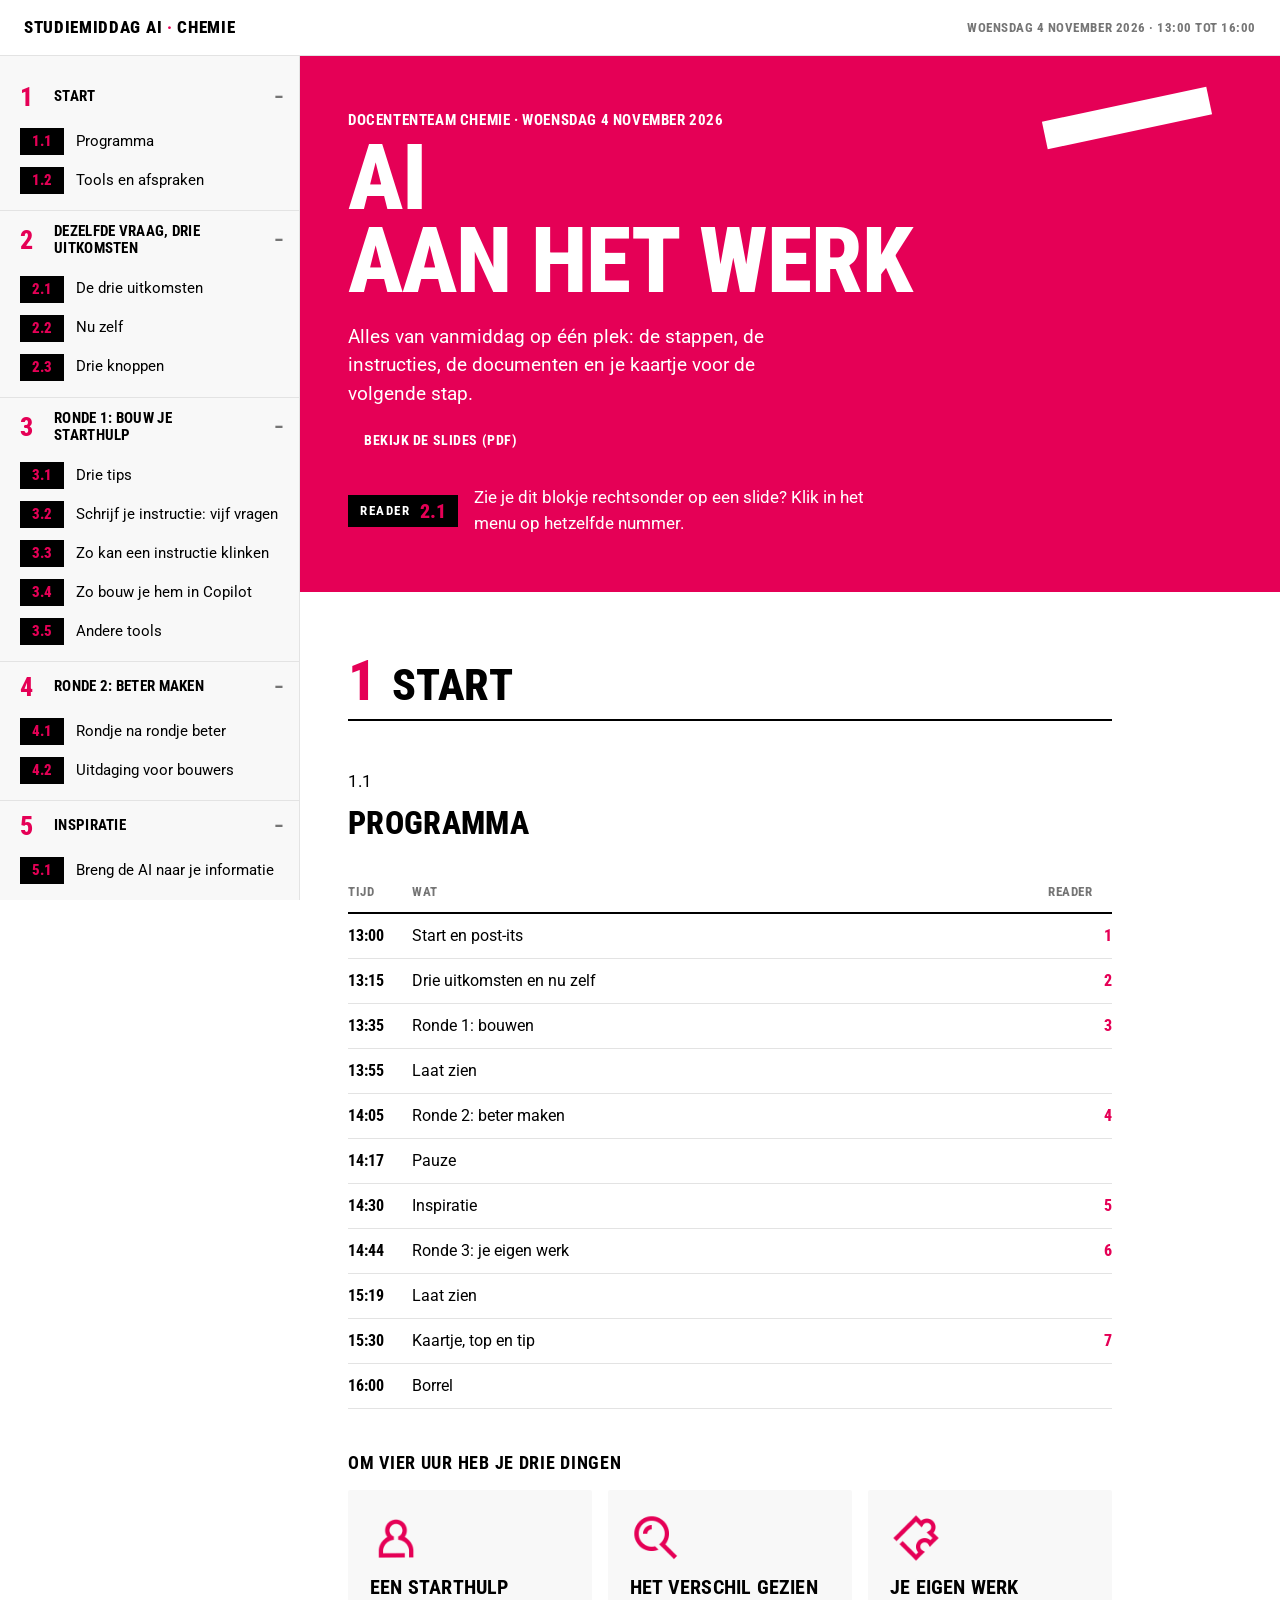
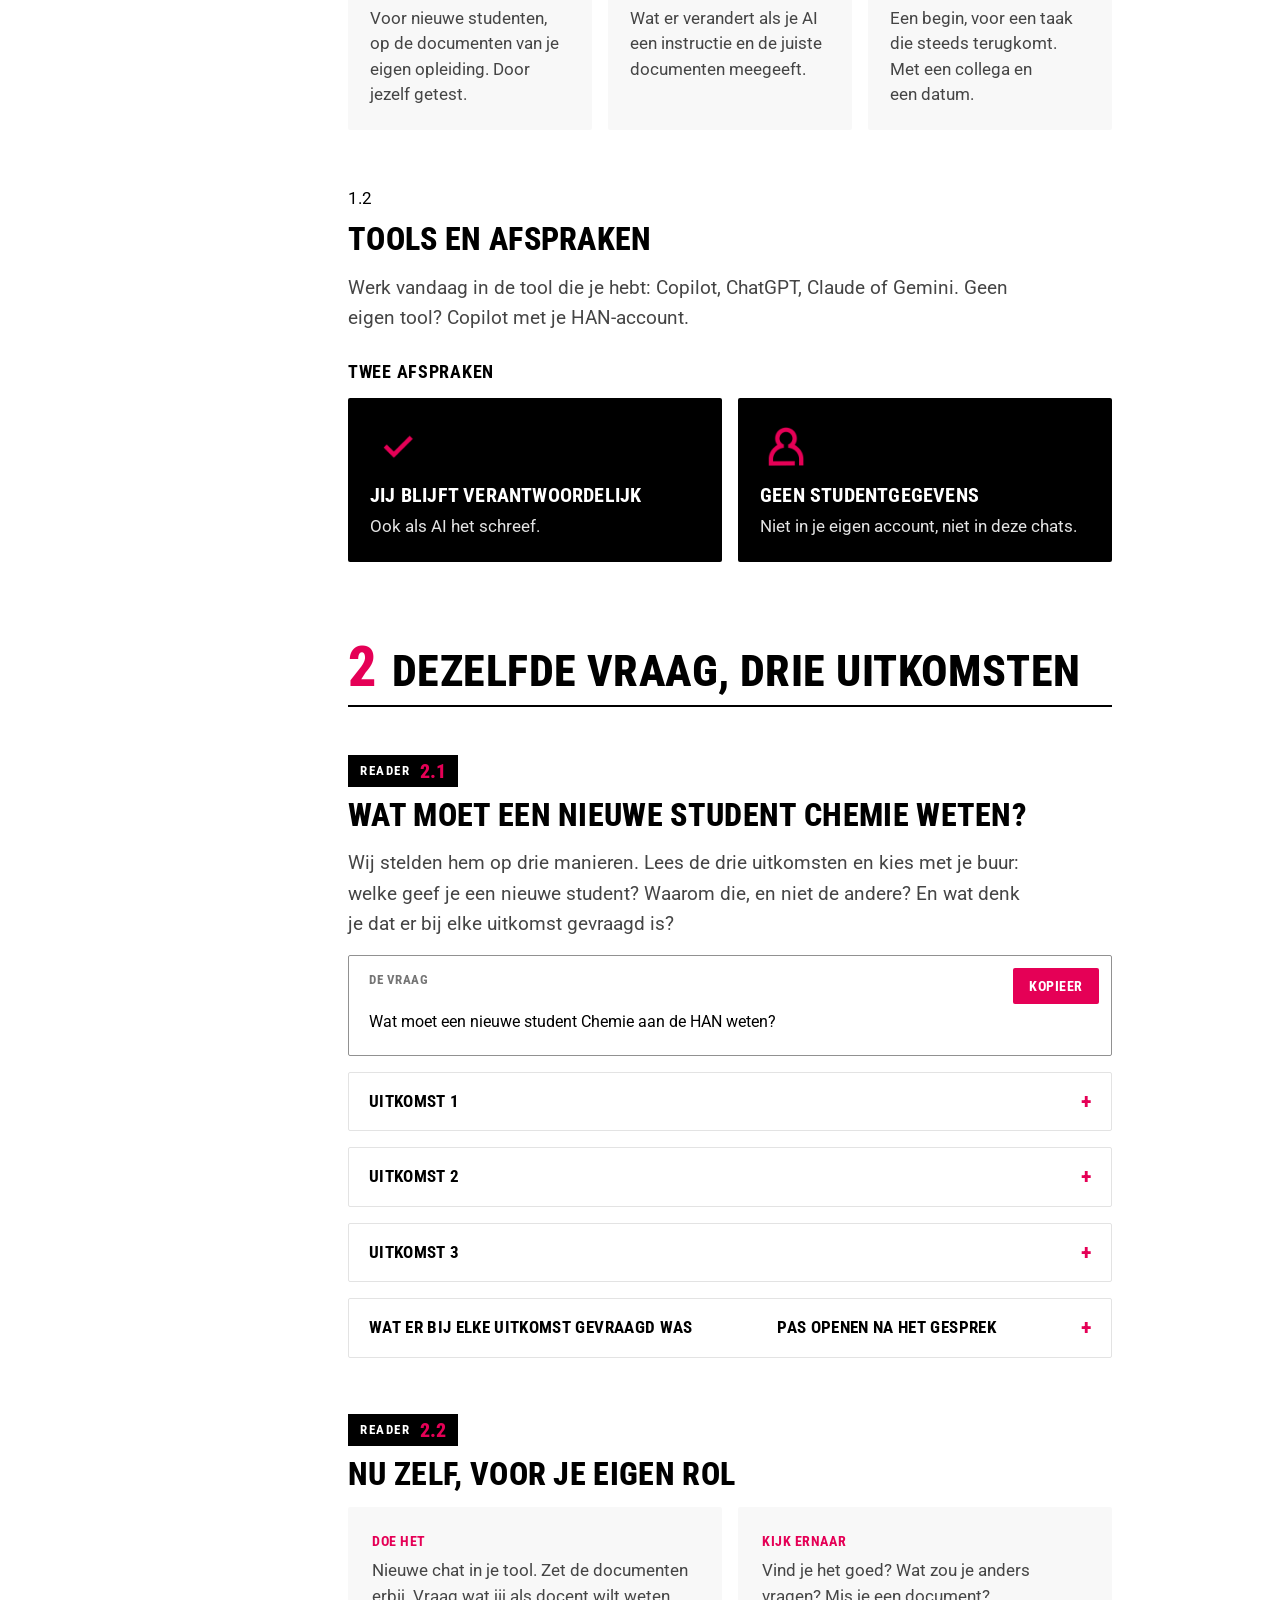
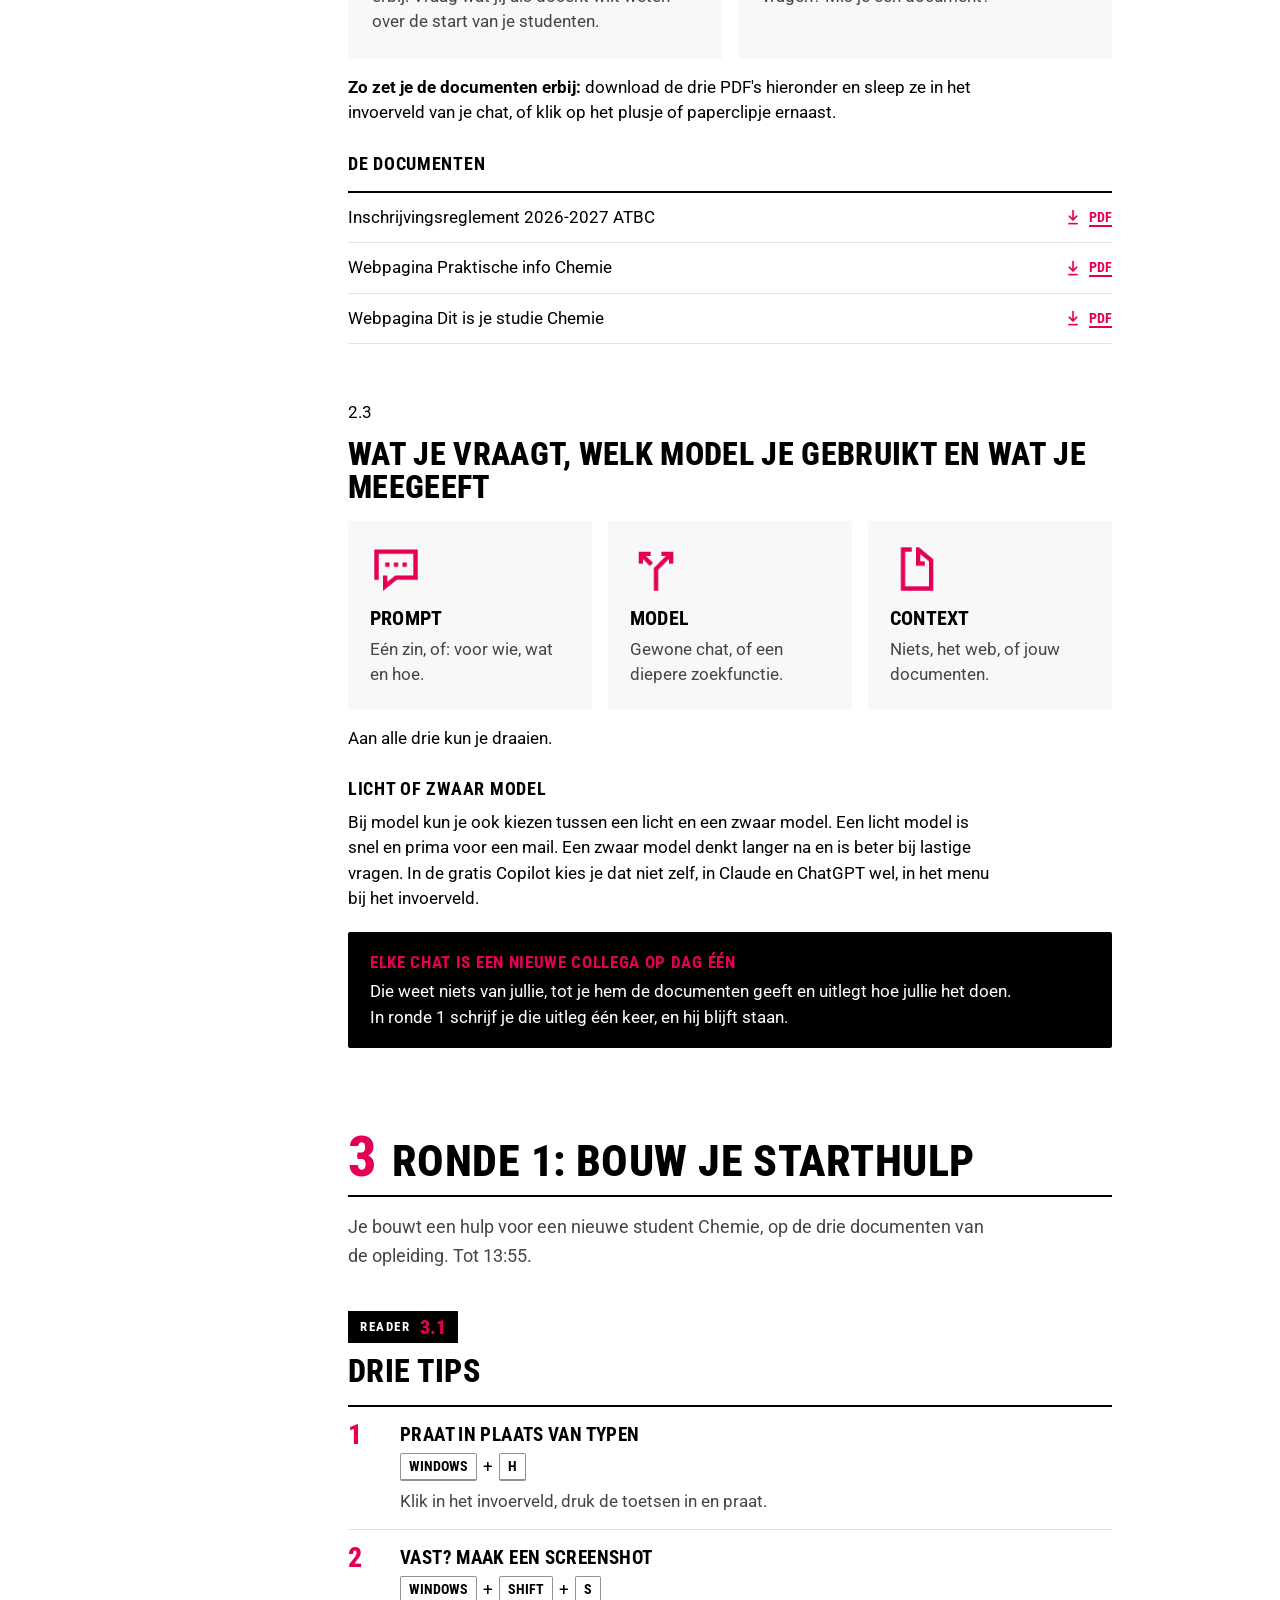
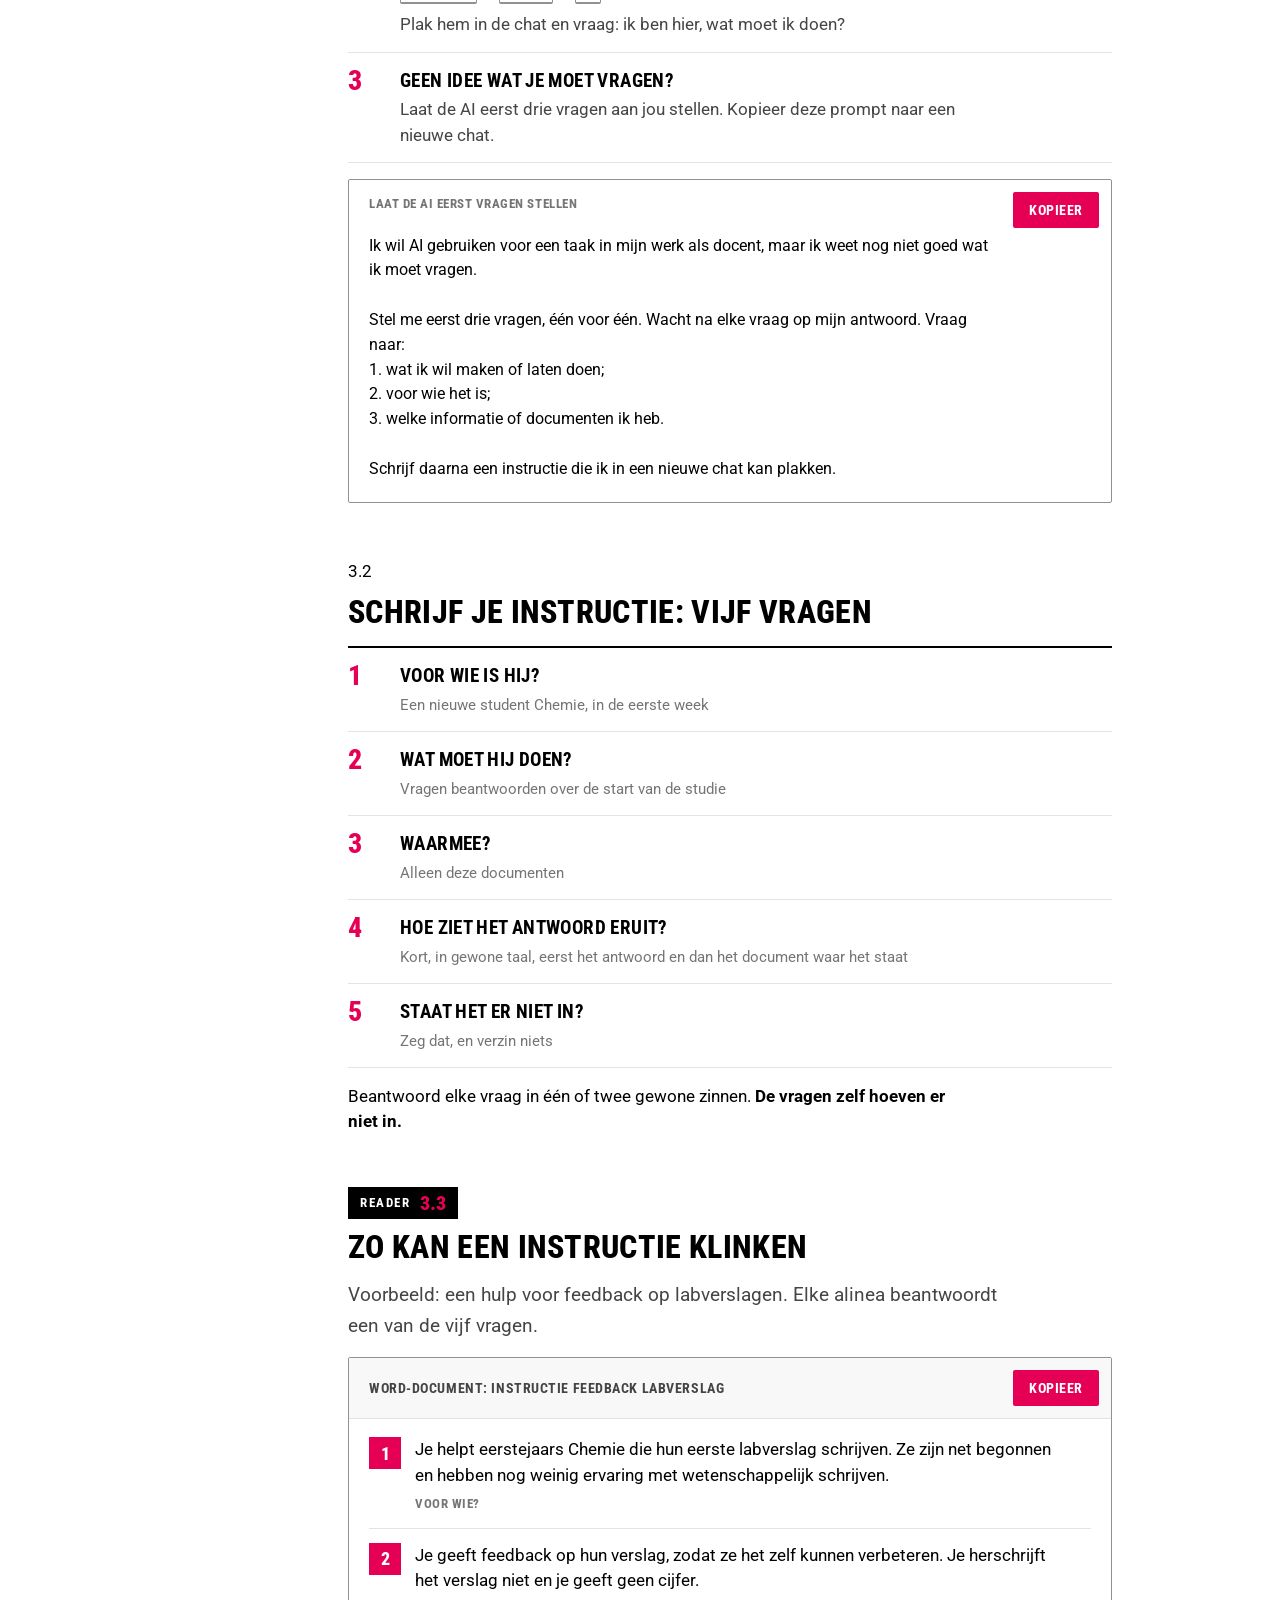
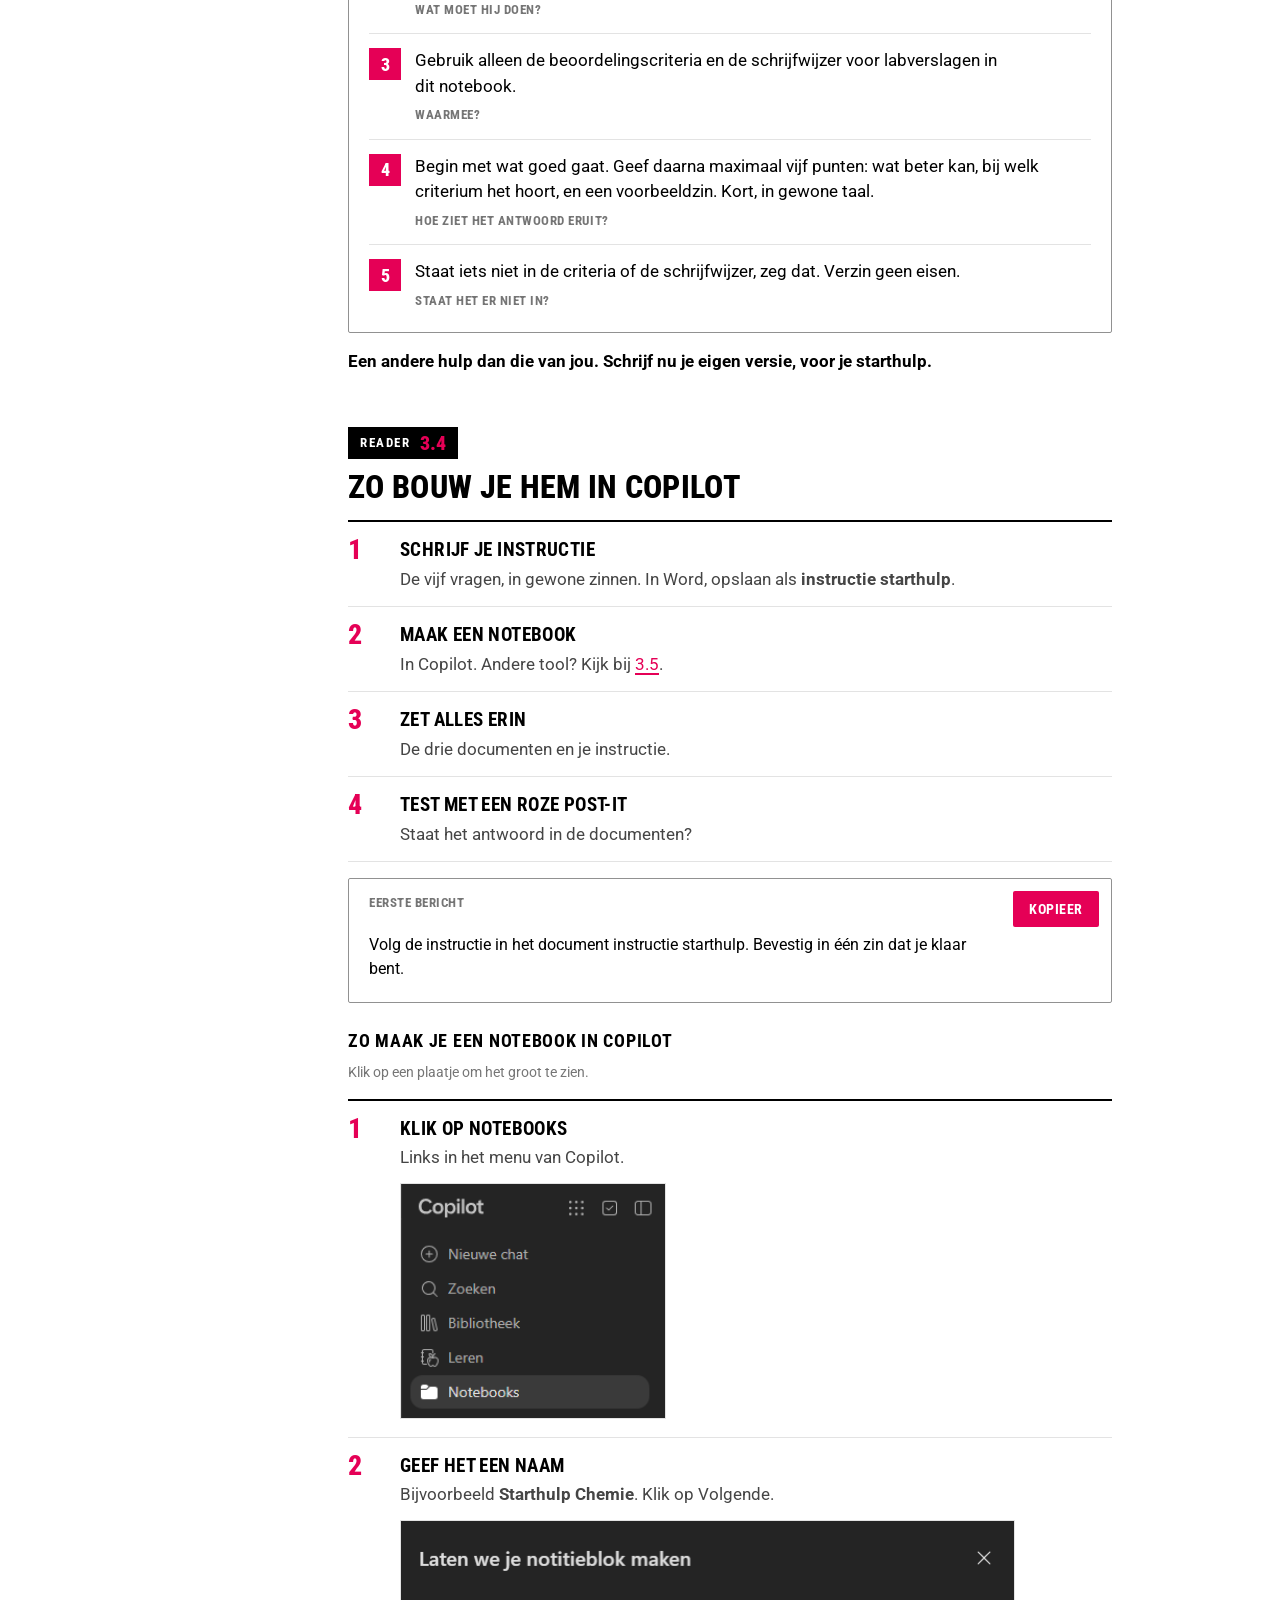
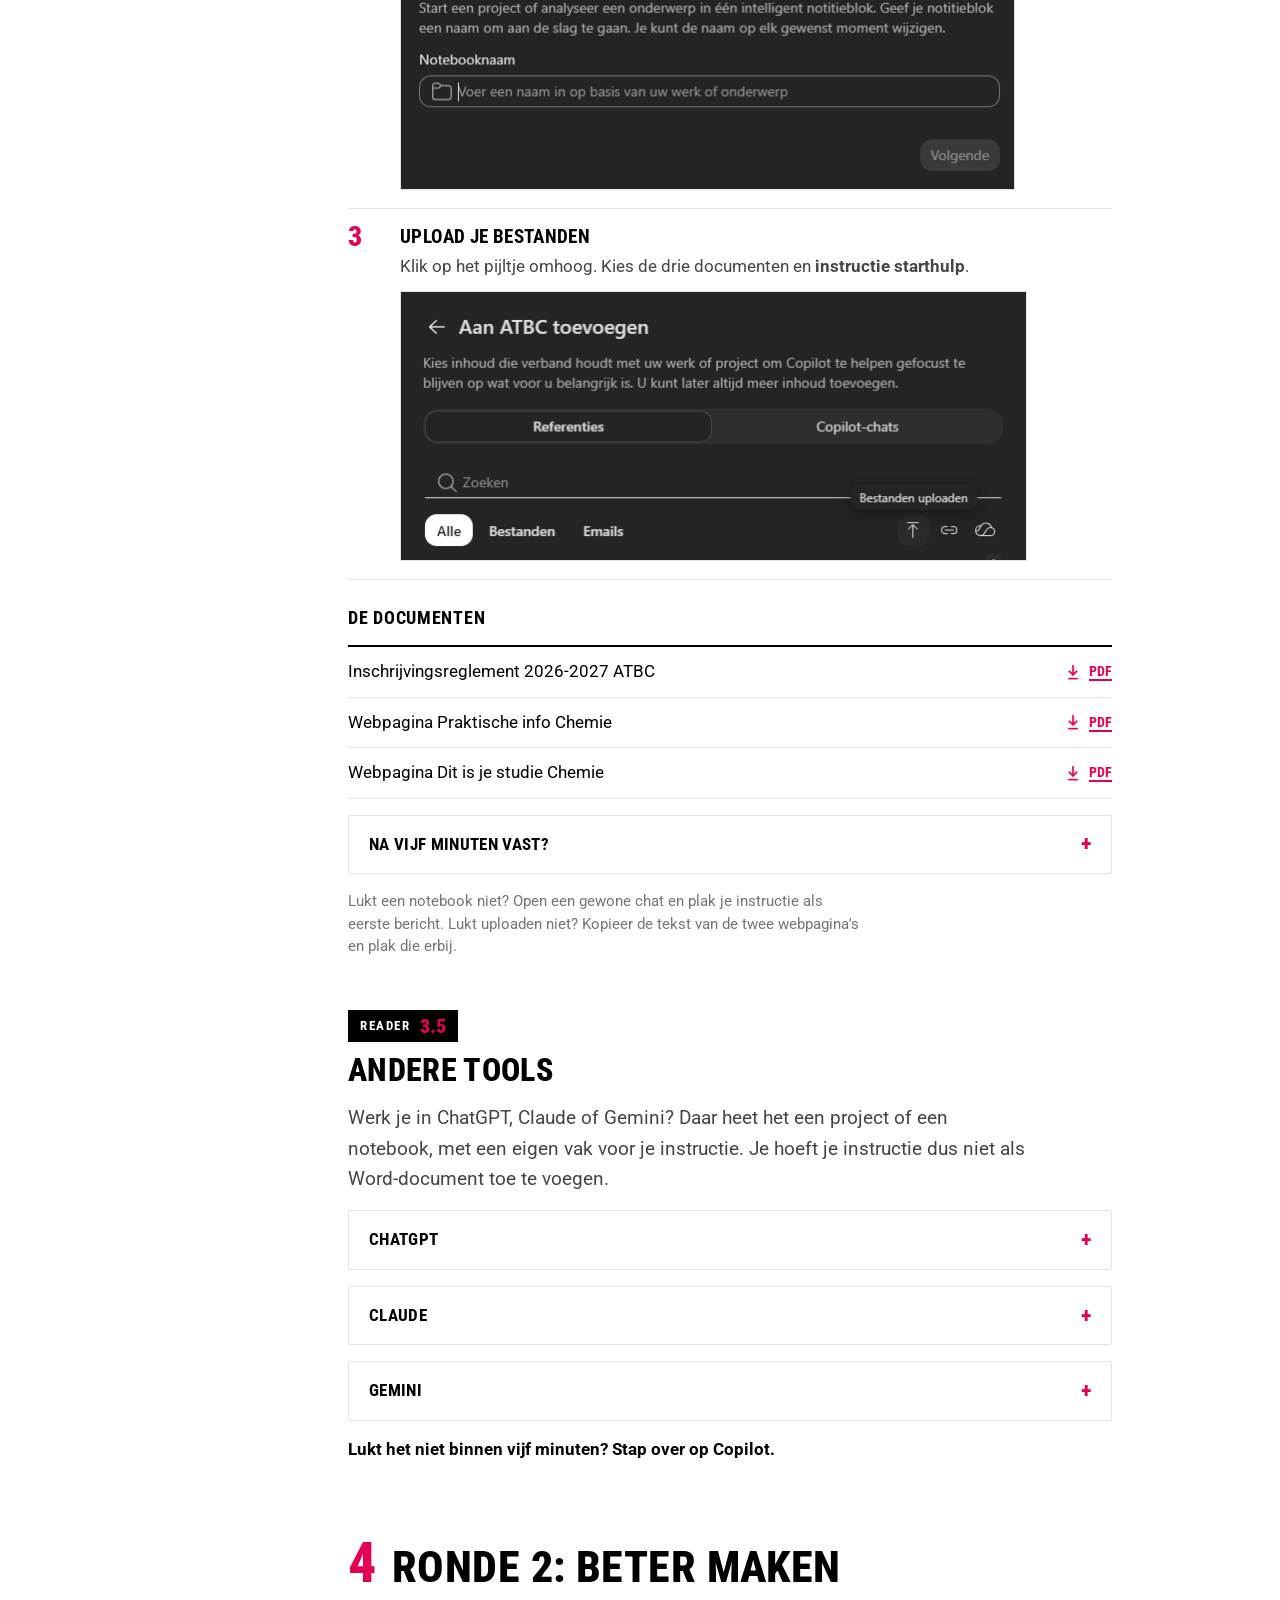
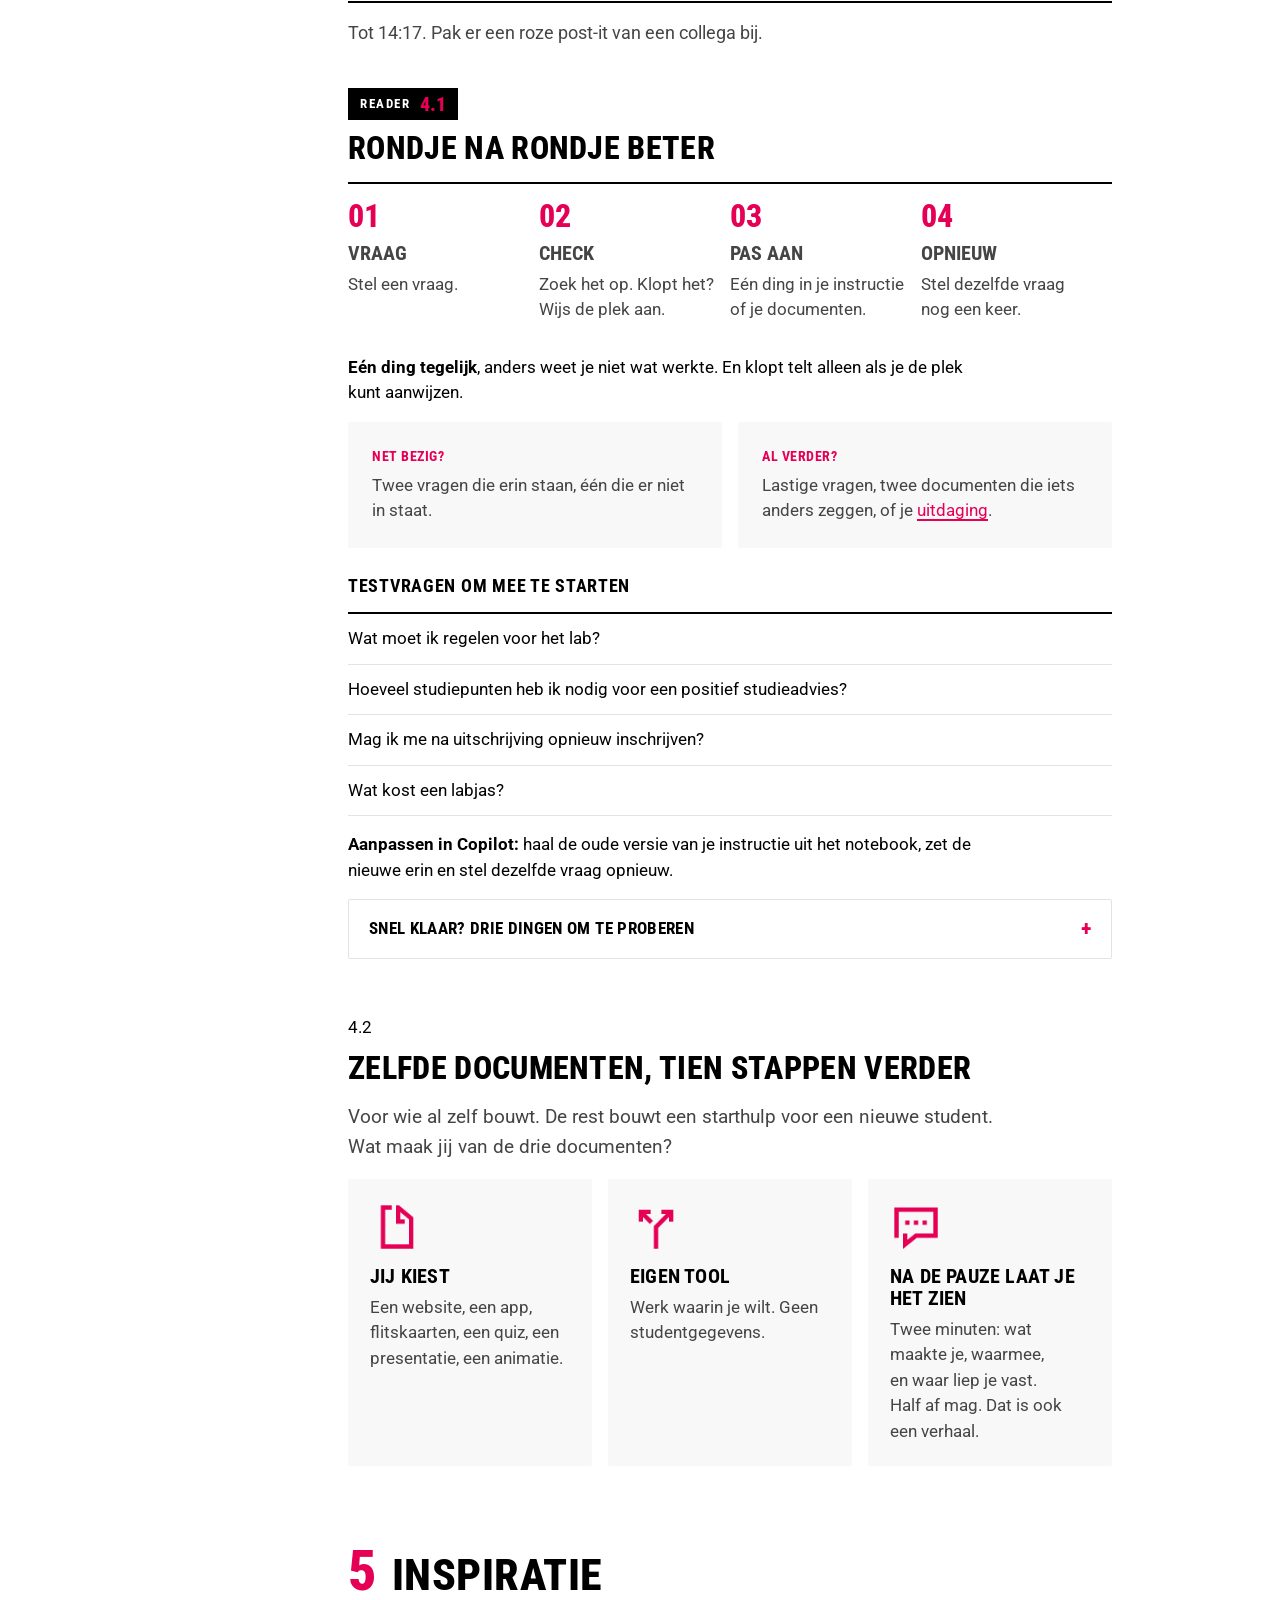
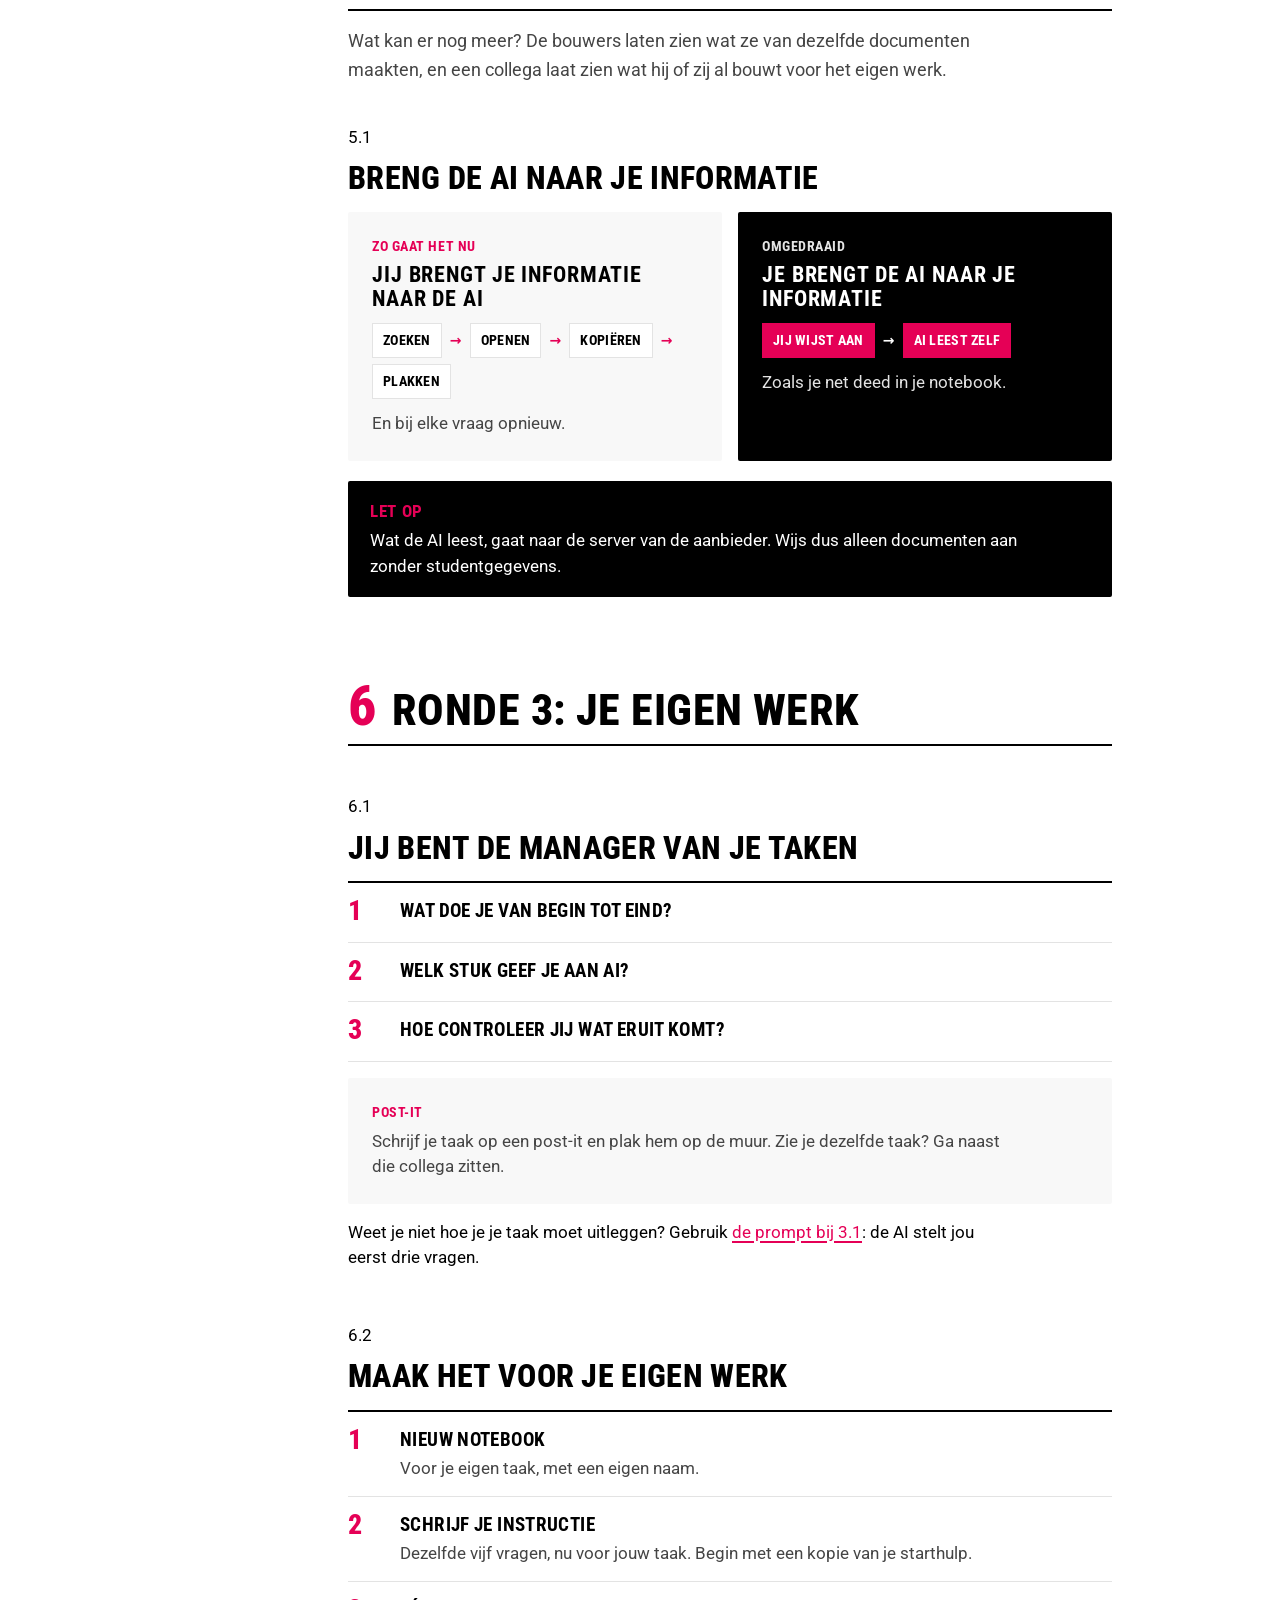
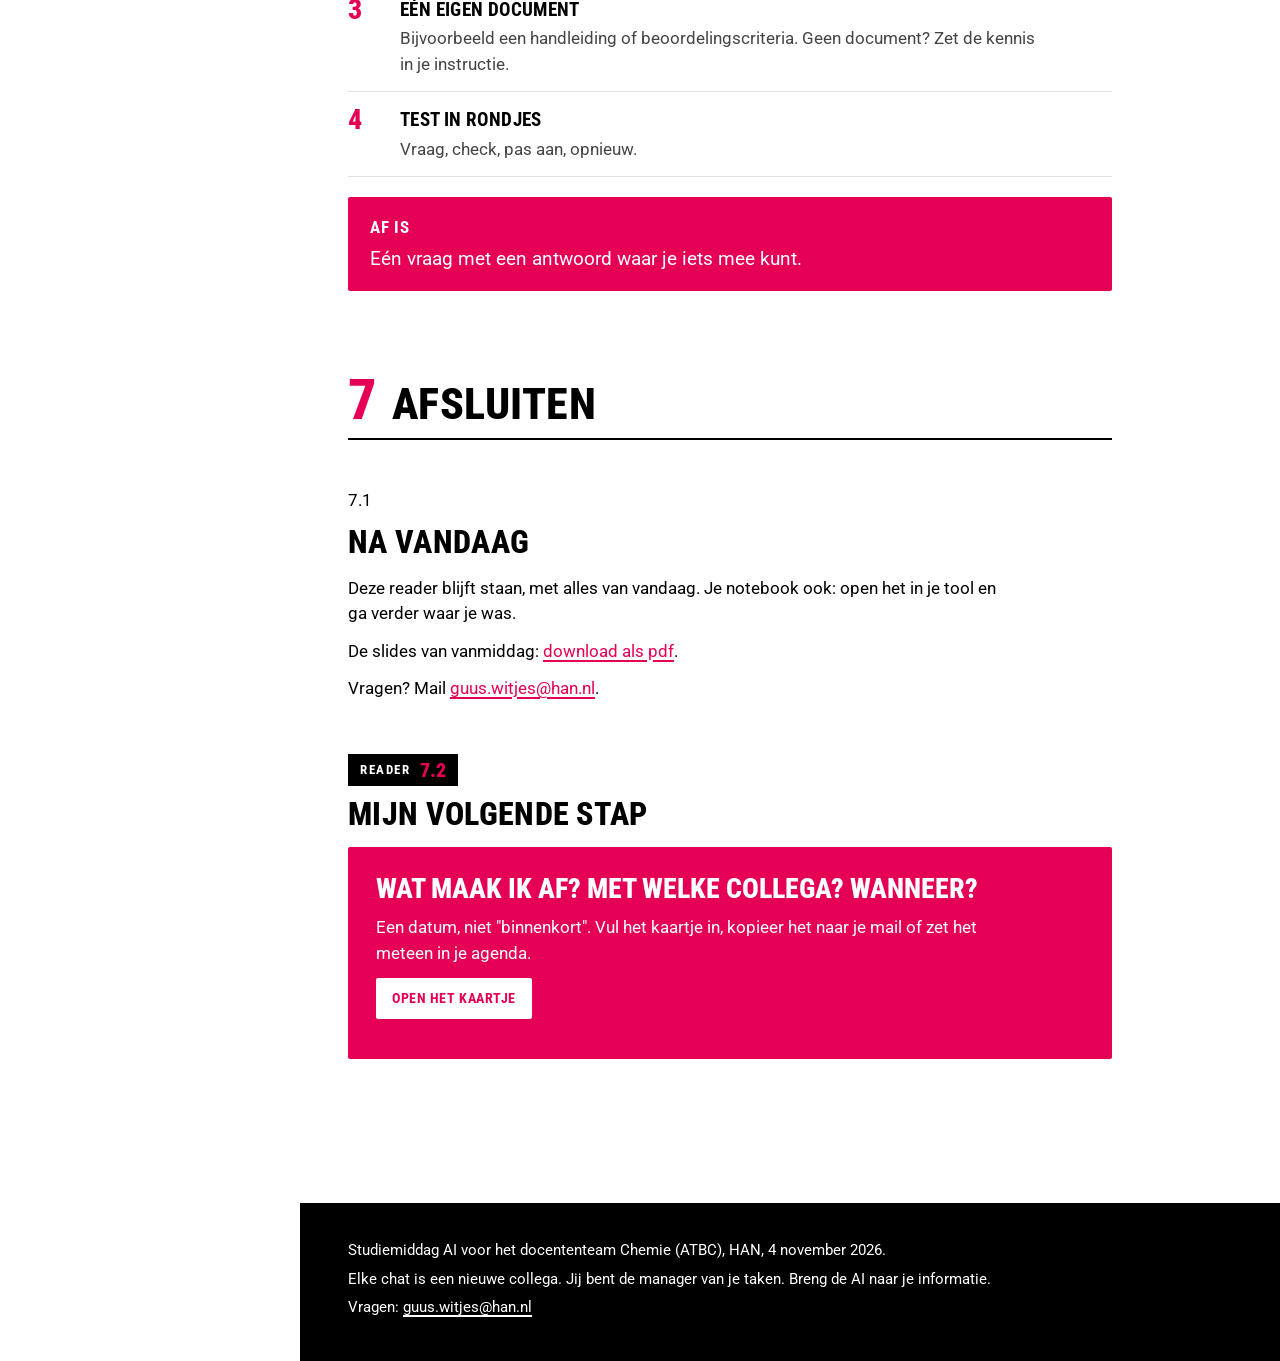
<file: index.html>
<!doctype html>
<html lang="nl">
<head>
<meta charset="utf-8">
<meta name="viewport" content="width=device-width, initial-scale=1">
<title>Studiemiddag AI · docententeam Chemie</title>
<meta name="description" content="Reader bij de studiemiddag AI voor het docententeam Chemie, 4 november 2026.">
<link rel="stylesheet" href="assets/han-tokens.css">
<link rel="stylesheet" href="assets/reader.css">
</head>
<body>

<header class="topbar">
  <a class="naam" href="#top">Studiemiddag AI <span>·</span> Chemie</a>
  <span class="meta">Woensdag 4 november 2026 · 13:00 tot 16:00</span>
  <button class="menu-toggle" id="menuToggle" type="button" aria-expanded="false" aria-controls="sidebar">Menu</button>
</header>

<div class="layout">

<nav class="sidebar" id="sidebar" aria-label="Inhoud">
  <div class="nav-group" data-group>
    <div class="nav-main">
      <a class="nav-link head" href="#s1"><span class="nav-num">1</span><span class="nav-title">Start</span></a>
      <button class="nav-caret" type="button" aria-expanded="true" aria-controls="nav-1" aria-label="Start: onderdelen tonen of verbergen"></button>
    </div>
    <div class="nav-sub" id="nav-1">
      <a class="nav-link sub" href="#s1-1"><span class="rd-num">1.1</span><span>Programma</span></a>
      <a class="nav-link sub" href="#s1-2"><span class="rd-num">1.2</span><span>Tools en afspraken</span></a>
    </div>
  </div>
  <div class="nav-group" data-group>
    <div class="nav-main">
      <a class="nav-link head" href="#s2"><span class="nav-num">2</span><span class="nav-title">Dezelfde vraag, drie uitkomsten</span></a>
      <button class="nav-caret" type="button" aria-expanded="true" aria-controls="nav-2" aria-label="Dezelfde vraag: onderdelen tonen of verbergen"></button>
    </div>
    <div class="nav-sub" id="nav-2">
      <a class="nav-link sub" href="#s2-1"><span class="rd-num">2.1</span><span>De drie uitkomsten</span></a>
      <a class="nav-link sub" href="#s2-2"><span class="rd-num">2.2</span><span>Nu zelf</span></a>
      <a class="nav-link sub" href="#s2-3"><span class="rd-num">2.3</span><span>Drie knoppen</span></a>
    </div>
  </div>
  <div class="nav-group" data-group>
    <div class="nav-main">
      <a class="nav-link head" href="#s3"><span class="nav-num">3</span><span class="nav-title">Ronde 1: bouw je starthulp</span></a>
      <button class="nav-caret" type="button" aria-expanded="true" aria-controls="nav-3" aria-label="Ronde 1: onderdelen tonen of verbergen"></button>
    </div>
    <div class="nav-sub" id="nav-3">
      <a class="nav-link sub" href="#s3-1"><span class="rd-num">3.1</span><span>Drie tips</span></a>
      <a class="nav-link sub" href="#s3-2"><span class="rd-num">3.2</span><span>Schrijf je instructie: vijf vragen</span></a>
      <a class="nav-link sub" href="#s3-3"><span class="rd-num">3.3</span><span>Zo kan een instructie klinken</span></a>
      <a class="nav-link sub" href="#s3-4"><span class="rd-num">3.4</span><span>Zo bouw je hem in Copilot</span></a>
      <a class="nav-link sub" href="#s3-5"><span class="rd-num">3.5</span><span>Andere tools</span></a>
    </div>
  </div>
  <div class="nav-group" data-group>
    <div class="nav-main">
      <a class="nav-link head" href="#s4"><span class="nav-num">4</span><span class="nav-title">Ronde 2: beter maken</span></a>
      <button class="nav-caret" type="button" aria-expanded="true" aria-controls="nav-4" aria-label="Ronde 2: onderdelen tonen of verbergen"></button>
    </div>
    <div class="nav-sub" id="nav-4">
      <a class="nav-link sub" href="#s4-1"><span class="rd-num">4.1</span><span>Rondje na rondje beter</span></a>
      <a class="nav-link sub" href="#s4-2"><span class="rd-num">4.2</span><span>Uitdaging voor bouwers</span></a>
    </div>
  </div>
  <div class="nav-group" data-group>
    <div class="nav-main">
      <a class="nav-link head" href="#s5"><span class="nav-num">5</span><span class="nav-title">Inspiratie</span></a>
      <button class="nav-caret" type="button" aria-expanded="true" aria-controls="nav-5" aria-label="Inspiratie: onderdelen tonen of verbergen"></button>
    </div>
    <div class="nav-sub" id="nav-5">
      <a class="nav-link sub" href="#s5-1"><span class="rd-num">5.1</span><span>Breng de AI naar je informatie</span></a>
    </div>
  </div>
  <div class="nav-group" data-group>
    <div class="nav-main">
      <a class="nav-link head" href="#s6"><span class="nav-num">6</span><span class="nav-title">Ronde 3: je eigen werk</span></a>
      <button class="nav-caret" type="button" aria-expanded="true" aria-controls="nav-6" aria-label="Ronde 3: onderdelen tonen of verbergen"></button>
    </div>
    <div class="nav-sub" id="nav-6">
      <a class="nav-link sub" href="#s6-1"><span class="rd-num">6.1</span><span>Jij bent de manager van je taken</span></a>
      <a class="nav-link sub" href="#s6-2"><span class="rd-num">6.2</span><span>Maak het voor je eigen werk</span></a>
    </div>
  </div>
  <div class="nav-group" data-group>
    <div class="nav-main">
      <a class="nav-link head" href="#s7"><span class="nav-num">7</span><span class="nav-title">Afsluiten</span></a>
      <button class="nav-caret" type="button" aria-expanded="true" aria-controls="nav-7" aria-label="Afsluiten: onderdelen tonen of verbergen"></button>
    </div>
    <div class="nav-sub" id="nav-7">
      <a class="nav-link sub" href="#s7-1"><span class="rd-num">7.1</span><span>Na vandaag</span></a>
      <a class="nav-link sub" href="#s7-2"><span class="rd-num">7.2</span><span>Mijn volgende stap</span></a>
    </div>
  </div>
  <p class="nav-extra">Vragen: <a href="mailto:guus.witjes@han.nl">guus.witjes@han.nl</a></p>
</nav>

<main class="main" id="top">

<div class="hero">
  <div class="stripe" aria-hidden="true"></div>
  <p class="eyebrow">Docententeam Chemie · woensdag 4 november 2026</p>
  <h1>AI<br>aan het werk</h1>
  <p>Alles van vanmiddag op één plek: de stappen, de instructies, de documenten en je kaartje voor de volgende stap.</p>
  <p><a class="knop wit" href="slides/studiemiddag-ai-chemie-slides.pdf" target="_blank" rel="noopener">Bekijk de slides (pdf)</a></p>
  <div class="uitleg">
    <p class="badge"><span>Reader</span><b>2.1</b></p>
    <p>Zie je dit blokje rechtsonder op een slide? Klik in het menu op hetzelfde nummer.</p>
  </div>
</div>

<div class="inhoud">

<!-- ================= 1 START ================= -->
<section class="hoofdstuk" id="s1">
  <div class="hoofdstuk-kop"><span class="nr">1</span><h2>Start</h2></div>

  <section class="onderdeel" id="s1-1">
    <p class="nr-klein">1.1</p>
    <h3 class="titel">Programma</h3>
    <div class="tabel-wrap">
    <table>
      <tr><th>Tijd</th><th>Wat</th><th class="naar">Reader</th></tr>
      <tr><td class="tijd">13:00</td><td>Start en post-its</td><td class="naar"><a href="#s1-1">1</a></td></tr>
      <tr><td class="tijd">13:15</td><td>Drie uitkomsten en nu zelf</td><td class="naar"><a href="#s2-1">2</a></td></tr>
      <tr><td class="tijd">13:35</td><td>Ronde 1: bouwen</td><td class="naar"><a href="#s3-1">3</a></td></tr>
      <tr><td class="tijd">13:55</td><td>Laat zien</td><td class="naar"></td></tr>
      <tr><td class="tijd">14:05</td><td>Ronde 2: beter maken</td><td class="naar"><a href="#s4-1">4</a></td></tr>
      <tr><td class="tijd">14:17</td><td>Pauze</td><td class="naar"></td></tr>
      <tr><td class="tijd">14:30</td><td>Inspiratie</td><td class="naar"><a href="#s5-1">5</a></td></tr>
      <tr><td class="tijd">14:44</td><td>Ronde 3: je eigen werk</td><td class="naar"><a href="#s6-1">6</a></td></tr>
      <tr><td class="tijd">15:19</td><td>Laat zien</td><td class="naar"></td></tr>
      <tr><td class="tijd">15:30</td><td>Kaartje, top en tip</td><td class="naar"><a href="#s7-2">7</a></td></tr>
      <tr><td class="tijd">16:00</td><td>Borrel</td><td class="naar"></td></tr>
    </table>
    </div>

    <h4>Om vier uur heb je drie dingen</h4>
    <div class="tegels">
      <div class="tegel"><img src="assets/icons/student.webp" alt=""><p class="tkop">Een starthulp</p><p>Voor nieuwe studenten, op de documenten van je eigen opleiding. Door jezelf getest.</p></div>
      <div class="tegel"><img src="assets/icons/search.webp" alt=""><p class="tkop">Het verschil gezien</p><p>Wat er verandert als je AI een instructie en de juiste documenten meegeeft.</p></div>
      <div class="tegel"><img src="assets/icons/matching.webp" alt=""><p class="tkop">Je eigen werk</p><p>Een begin, voor een taak die steeds terugkomt. Met een collega en een datum.</p></div>
    </div>
  </section>

  <section class="onderdeel" id="s1-2">
    <p class="nr-klein">1.2</p>
    <h3 class="titel">Tools en afspraken</h3>
    <p class="lead">Werk vandaag in de tool die je hebt: Copilot, ChatGPT, Claude of Gemini. Geen eigen tool? Copilot met je HAN-account.</p>
    <h4>Twee afspraken</h4>
    <div class="tegels">
      <div class="tegel donker"><img src="assets/icons/check.webp" alt=""><p class="tkop">Jij blijft verantwoordelijk</p><p>Ook als AI het schreef.</p></div>
      <div class="tegel donker"><img src="assets/icons/student.webp" alt=""><p class="tkop">Geen studentgegevens</p><p>Niet in je eigen account, niet in deze chats.</p></div>
    </div>
  </section>
</section>

<!-- ================= 2 DEZELFDE VRAAG ================= -->
<section class="hoofdstuk" id="s2">
  <div class="hoofdstuk-kop"><span class="nr">2</span><h2>Dezelfde vraag, drie uitkomsten</h2></div>

  <section class="onderdeel" id="s2-1">
    <p class="badge"><span>Reader</span><b>2.1</b></p>
    <h3 class="titel">Wat moet een nieuwe student Chemie weten?</h3>
    <p class="lead">Wij stelden hem op drie manieren. Lees de drie uitkomsten en kies met je buur: welke geef je een nieuwe student? Waarom die, en niet de andere? En wat denk je dat er bij elke uitkomst gevraagd is?</p>
    <div class="prompt"><p class="label">De vraag</p><button class="copy-btn" type="button">Kopieer</button><pre>Wat moet een nieuwe student Chemie aan de HAN weten?</pre></div>
    <details class="fold" id="uitkomst-1">
      <summary>Uitkomst 1</summary>
      <div class="fold-body uitkomst"><p>Een nieuwe student Chemie aan de HAN (Hogeschool van Arnhem en Nijmegen) hoeft niet alles al te weten, maar er zijn een paar zaken die het verschil maken tussen een soepele start en een lastig eerste semester.</p><p><b>1. Wiskunde en rekenen zijn belangrijker dan veel studenten denken</b></p><p>Chemie bestaat niet alleen uit proefjes. Je gebruikt regelmatig:</p><ul><li>Concentratieberekeningen</li><li>Mol- en massaomrekeningen</li><li>Grafieken interpreteren</li><li>Basisstatistiek</li><li>Formules herschrijven</li></ul><p>Een opfriscursus middelbare-schoolwiskunde (vooral procenten, machten, logaritmen en vergelijkingen) helpt enorm.</p><p><b>2. Veilig werken staat altijd voorop</b></p><p>Vanaf de eerste practica krijg je te maken met:</p><ul><li>Veiligheidsbrillen en labjassen</li><li>Veiligheidsbladen (SDS/MSDS)</li><li>Gevaarssymbolen (CLP/GHS)</li><li>Afvalscheiding van chemicaliën</li></ul><p>In het laboratorium geldt vaak: veiligheid gaat vóór snelheid en resultaat.</p><p><b>3. Practica vragen voorbereiding</b></p><p>Veel eerstejaars verwachten dat ze in het lab leren wat ze moeten doen. In werkelijkheid moet je vaak:</p><ul><li>Het practicum vooraf lezen</li><li>Berekeningen vooraf maken</li><li>Het doel van het experiment begrijpen</li><li>Resultaten direct verwerken</li></ul><p>Wie onvoorbereid verschijnt, loopt snel achter.</p><p><b>4. Verslaglegging is een groot onderdeel van de opleiding</b></p><p>Chemici experimenteren niet alleen; ze documenteren ook. Je schrijft:</p><ul><li>Prakticumverslagen</li><li>Onderzoeksrapporten</li><li>Literatuurstudies</li><li>Presentaties</li></ul><p>Goede communicatievaardigheden zijn net zo belangrijk als laboratoriumvaardigheden.</p><p><b>5. Je leert meer dan alleen scheikunde</b></p><p>Op de HAN komen ook onderwerpen voorbij zoals:</p><ul><li>Analytische chemie</li><li>Organische chemie</li><li>Fysische chemie</li><li>Biochemie</li><li>Procestechnologie</li><li>Kwaliteitszorg</li><li>Data-analyse</li></ul><p>Daardoor kun je later verschillende kanten op.</p><p><b>6. Samenwerken hoort bij het vak</b></p><p>In de beroepspraktijk werk je vrijwel altijd in teams. Tijdens de opleiding krijg je daarom:</p><ul><li>Groepsprojecten</li><li>Projectmatig werken</li><li>Presentaties</li><li>Opdrachten met bedrijven</li></ul><p>Goede planning en communicatie zijn daarom belangrijk.</p><p><b>7. De arbeidsmarkt is gunstig</b></p><p>Afgestudeerden van Chemie vinden vaak werk bij:</p><ul><li>Analytische laboratoria</li><li>Farmaceutische bedrijven</li><li>Voedingsmiddelenindustrie</li><li>Waterbedrijven</li><li>Milieulaboratoria</li><li>Materiaal- en kunststofbedrijven</li></ul><p>In Oost-Nederland zijn bijvoorbeeld organisaties actief zoals Alliander, Vitens, Nouryon, Teijin Aramid, bovengenoemde laboratoria en diverse advies- en onderzoeksbureaus waar chemische kennis waardevol is.</p><p><b>8. Stage en praktijkervaring maken het verschil</b></p><p>Werkgevers kijken vaak naar:</p><ul><li>Stage-ervaring</li><li>Praktijkvaardigheden</li><li>Zelfstandig kunnen werken</li><li>Nauwkeurigheid in het lab</li></ul><p>Begin daarom vroeg met het opbouwen van een professioneel netwerk en een goed LinkedIn-profiel.</p><p><b>Tips voor je eerste 100 dagen</b></p><ul><li>Volg alle introductieactiviteiten.</li><li>Maak vanaf week 1 samenvattingen.</li><li>Zoek een vaste practicumgroep.</li><li>Stel vragen in het lab.</li><li>Houd je verslagen direct bij.</li><li>Besteed extra aandacht aan rekenen en statistiek.</li><li>Wacht niet tot vlak voor tentamens met leren.</li></ul><p>Kort samengevat: een HAN-student Chemie die nieuwsgierig is, nauwkeurig werkt, veilig handelt en consequent zijn practica en verslagen voorbereidt, heeft meestal een uitstekende start van de opleiding.</p></div>
    </details>
    <details class="fold" id="uitkomst-2">
      <summary>Uitkomst 2</summary>
      <div class="fold-body uitkomst"><p><b>Starten met Chemie aan de HAN: praktisch overzicht voor eerstejaars (2026-2027)</b></p><p>Als nieuwe voltijdstudent Chemie aan de HAN volg je een vierjarige bachelor van 240 EC in het eigen ATBC-gebouw aan de Laan van Scheut 2 in Nijmegen, met vanaf dag één veel labwerk. Het belangrijkste nieuws voor jouw jaar: Chemie geeft sinds september 2026 geen bindend studieadvies meer, maar een niet-bindend persoonlijk studieadvies (PSA) met een doorstroomnorm naar jaar 2.</p><p><b>TL;DR</b></p><p>Opbouw: het eerste halfjaar start je samen met Biologie en Medisch Laboratoriumonderzoek, daarna gaat het volledig over chemie. In jaar 3 kies je analytische chemie of organische en polymeerchemie. Jaar 3 en 4 bevatten een stage en een minor (elk een halfjaar, volgorde zelf te kiezen) en een afstudeeropdracht van een halfjaar.</p><p>Studieadvies: het HAN-nieuwsbericht “HAN schaft het BSA af” zet Chemie (voltijd en deeltijd) op de lijst van opleidingen die al in september 2026 met het PSA zijn gestart, een jaar voor de HAN-brede invoering in 2027-2028. Het advies is niet bindend. Je mag wel pas met de vakken van jaar 2 beginnen als je de doorstroomnorm haalt. Volgens de HAN-propedeusepagina is dat HAN-breed “minimaal 30 tot 45 studiepunten van het 1e jaar”. De Chemie-pagina “Dit is je studie” noemt minimaal 45 EC. De exacte norm staat in de OS-OER.</p><p>Direct regelen: een laptop (Windows aanbevolen, geen Chromebook of tablet), een labkit uit de CampusStore en de verplichte LabArchives-licentie voor het elektronische labjournaal. Raak ook wegwijs in Insite, OSIRIS, MyX en Brightspace. Met vragen ga je eerst naar je studieloopbaanbegeleider.</p><p><b>Key Findings</b></p><p>De voltijdopleiding duurt 4 jaar. Met een goed aansluitend vwo- of mbo-diploma kan het soms in 3 jaar: je stroomt dan in jaar 2 in en krijgt vrijstelling voor de propedeuse als je jaar 2 goed afrondt.</p><p>Volgens de Chemie-pagina “Dit is je studie” heb je in jaar 1 “ongeveer 12 uur theorie en 8 uur praktijk” en “ongeveer 20 uur” zelfstudie per week. Een EC staat voor 28 studiebelastingsuren, dus een studiejaar van 60 EC komt neer op 1680 uur.</p><p>Bij de meeste HAN-opleidingen krijg je studiepunten per blok: pas als alle onderdelen van een blok gehaald zijn, worden de punten toegekend. Herkansen kan.</p><p>Veiligheid is een apart vak in jaar 1. De opleidingspagina Chemie voltijd noemt het expliciet als leerdoel: “Je leert hoe je veilig werkt met gevaarlijke stoffen.”</p><p>De Engelstalige variant Chemistry heeft dezelfde inhoud. Chemie zelf wordt in het Nederlands gegeven.</p><p>De studievereniging voor Chemie is SV ‘t Reactievat, die ook de introductie organiseert.</p><p><b>Details</b></p><p><b>1. Opbouw en inhoud van de opleiding</b></p><p>Propedeuse (jaar 1). De eerste zes maanden studeer je samen met studenten Biologie en Medisch Laboratoriumonderzoek (BML); de programma’s zijn in die periode gelijk. De tweede helft gaat volledig over chemie: een theoretische basis in analytische en organische chemie, en daarnaast polymeerchemie.</p><p>De HAN noemt voor jaar 1 onder meer:</p><ul><li>practica en laboratoriumpraktijk</li><li>wiskunde/labrekenen en natuurkunde</li><li>veiligheid</li><li>workshop Excel en sociale vaardigheden</li><li>histologische kleuringen, (micro)biologie, moleculaire technieken, microscopie en biochemische technieken</li><li>atoom- en molecuulopbouw, workshop reactiemechanismen en thermodynamica</li></ul><p>Je werkt in groepjes aan (bijna) realistische biomedische en chemische vraagstukken.</p><p>Hoofdfase (jaar 2). Je verdiept de theoretische basis en doet veel onderzoek in groepjes en projecten. Voorbeelden zijn het maken van bioplastics, of een organische reactie bestuderen en het reactiemengsel analyseren. Aan het eind van jaar 2 ken je alle aspecten van het vak analist globaal.</p><p>Specialisatie (begin jaar 3). Je kiest tussen:</p><ul><li>Analytische chemie: kwalitatieve en kwantitatieve analyse, bijvoorbeeld van schadelijke stoffen, bodemmonsters, voedingsstoffen of forensische monsters.</li><li>Organische en polymeerchemie: (synthetische) organische chemie, vaak voor de farmaceutische sector, of polymeerchemie (lijmen, kitten, coatings, plastics, vezels).</li></ul><p>Projecten in jaar 3 vinden vaak plaats bij of in opdracht van bedrijven.</p><p>Stage, minor en afstuderen (jaar 3 en 4). In jaar 3 en de eerste helft van jaar 4 doe je een stage en een minor van elk een halfjaar, in een volgorde die je zelf kiest. De HAN onderscheidt verdiepende, verbredende en doorstroomminoren. Als voorbeelden noemt de opleiding onder meer datatechnologie, biobased innovations, drug discovery en bio-nanotechnologie. Het laatste halfjaar staat in het teken van de afstudeeropdracht: zelfstandig onderzoek in het laboratorium van een bedrijf of instituut, eventueel in het buitenland. Je ontvangt de graad Bachelor of Science met een Engelstalig diplomasupplement.</p><p>Extra uitdaging: Analytical Sciences Talent Program (ASTP). Getalenteerde studenten kunnen in de propedeuse solliciteren voor dit Engelstalige programma van 3 jaar. Volgens TI-COAST wordt het georganiseerd door de HAN, Hogeschool Utrecht, Hogeschool Inholland en TI-COAST, en hoort het bij de talentprogramma’s van ChemistryNL. Volgens de HAN:</p><ul><li>zijn er jaarlijks 25 plaatsen;</li><li>sluit de sollicitatie op 31 mei;</li><li>volg je het programma vanaf je tweede jaar naast het reguliere curriculum, op zaterdagen en in vakanties (ongeveer 100 extra collegeuren per jaar).</li></ul><p>De Engelstalige HAN-pagina noemt daarbij de ChemistryNL Student Grant van € 1.200 tot € 5.000 per jaar. Deze data en bedragen kunnen per jaar verschillen; controleer ze in jouw propedeusejaar.</p><p><b>2. Toetsing en studieadvies (BSA wordt PSA)</b></p><p>De HAN schaft het bindend studieadvies af. Volgens het HAN-nieuwsbericht “HAN schaft het BSA af” geldt het PSA vanaf 2027-2028 voor alle bachelors en Ad’s. “Een groot deel van de opleidingen start hier zelfs al mee in september 2026”, en Chemie (voltijd en deeltijd) en Chemistry staan op die lijst. Voor jou betekent dat:</p><ul><li>Je studiebegeleider bespreekt in jaar 1 minimaal 3 keer met je hoe het gaat. In het laatste gesprek krijg je het PSA.</li><li>Het advies kijkt niet alleen naar studiepunten, maar ook naar motivatie, betrokkenheid, inzet, houding, aanwezigheid, geschiktheid en persoonlijke omstandigheden.</li><li>Het advies is niet bindend: jij beslist of je doorgaat.</li><li>Wel geldt een doorstroomnorm: pas als je die haalt, mag je beginnen met de vakken van jaar 2. Volgens de HAN-pagina “Je hbo propedeuse: studiepunten en studieadvies” is dat HAN-breed “minimaal 30 tot 45 studiepunten van het 1e jaar”, soms aangevuld met specifieke tentamens. Het exacte aantal voor Chemie staat in het opleidingsstatuut (OS-OER). De Chemie-pagina “Dit is je studie” stelt: “Voor de opleiding Chemie moet je aan het einde van het 1e jaar minimaal 45 studiepunten/EC’s hebben gehaald.”</li><li>Haal je de norm niet, dan blijf je ingeschreven maar loop je vertraging op. Soms mag je al enkele vakken van jaar 2 volgen.</li></ul><p>Let op twee bronnenconflicten:</p><ul><li>Studiekeuze123 vermeldt voor HAN Chemie nog een bindend studieadvies van 45 EC. Dat is achterhaald ten opzichte van de informatie van de HAN zelf.</li><li>Op de praktische-infopagina staat dat het gelinkte opleidingsstatuut dat van 2025-2026 is. Het OS-OER wordt elk jaar opnieuw vastgesteld. Controleer dus de versie 2026-2027 (via “Praktische info” op de opleidingspagina) voor de exacte doorstroomnorm, eventuele verplichte onderdelen en aanwezigheidsregels bij practica.</li></ul><p>In oudere Chemie-OER’s (2019-2020 en 2021-2022) was aanwezigheid bij praktijklessen verplicht, en leidde onvoldoende aanwezigheid tot een praktijkbeoordeling van 0,0. Reken erop dat practica ook nu aanwezigheid vereisen, maar controleer de huidige regel.</p><p><b>3. Practica en laboratoriumveiligheid</b></p><ul><li>Labwerk: je staat vanaf het begin in het lab. De Engelstalige HAN-pagina Bachelor Chemistry zegt: “You also work 1 whole day a week in the lab.”</li><li>Labkit: verplicht voor practica en te koop in de CampusStore. Op de eerste lesdag kun je hem aanschaffen. De HAN publiceert niet wat er in de labkit zit.</li><li>Labjas en veiligheidsbril: in een HAN-flyer uit 2022 voor nieuwe BML-studenten (dezelfde academie en hetzelfde gebouw) stond: “Voor de praktijklessen in het laboratorium is een labjas verplicht.” De sectorbrede Arbocatalogus hbo schrijft labjas en bril voor bij werken met ontvlambare, giftige, irriterende of oxiderende stoffen, en in zwaardere zones ongeacht de werkzaamheden. Een actuele HAN-specifieke regeling heb ik niet gevonden. Ga ervan uit dat je in het chemielab altijd labjas en veiligheidsbril draagt, en volg de instructies van docenten en labpersoneel.</li><li>Veiligheidsinstructie: veiligheid is een vak in jaar 1, en in oudere OER’s zat een “Kennistoets Veiligheid” in de eerste onderwijseenheid. Of er in 2026-2027 een aparte verplichte toets is voordat je het lab in mag, staat niet in openbare HAN-bronnen. Vraag het na bij je studieloopbaanbegeleider of zoek het op in de studiehandleiding op Brightspace.</li><li>LabArchives: een account met HAN-licentie voor dit elektronische labjournaal is verplicht voor Chemiestudenten. Je koopt de licentie via de HAN-webshop.</li></ul><p><b>4. Materialen en kosten (eerste jaar, indicatief volgens de HAN)</b></p><ul><li>Collegegeld: bereken via de HAN-collegegeldpagina (verschilt per persoon en jaar)</li><li>Laptop: € 500 tot € 1.000</li><li>Introductie: € 100</li><li>Boeken jaar 1: ongeveer € 400, plus maximaal € 50 voor de labkit</li><li>LabArchives-licentie: € 50</li><li>Stage: mogelijk reis- en verblijfkosten, afhankelijk van de stageplek</li></ul><p>Boeken: de boekenlijst “Chemie Jaar 1” staat op Studiewinkel.nl. Je kunt ook tweedehands kopen of lenen in de HAN-bibliotheek. Readers krijg je digitaal tijdens het jaar.</p><p>Laptop:</p><ul><li>Windows 10 of 11 heeft de voorkeur (advies: Windows 11, maximaal 14 inch, niet ouder dan 3 jaar), met een HDMI-aansluiting of adapter.</li><li>Chromebooks en tablets zijn niet geschikt.</li><li>Je gebruikt Microsoft 365 (gratis via de HAN) en maakt sommige toetsen digitaal op je eigen laptop (Bring Your Own Device).</li><li>Met een MacBook heb je voor minstens één Windows-only applicatie een Windows-omgeving nodig, op eigen kosten.</li><li>Kun je geen laptop aanschaffen, dan kun je voor toetsen een leenlaptop gebruiken.</li></ul><p>Rekenmachine: ik vond geen HAN-voorschrift voor een specifiek model voor Chemie. Vraag bij je eerste toetsen na welke rekenmachine is toegestaan.</p><p><b>5. Locatie en faciliteiten</b></p><ul><li>Gebouw: Laan van Scheut 2, 6525 EM Nijmegen, onderdeel van de HAN Campus bij station Nijmegen Heyendaal. Daar zijn broodjes en soep te koop. Voor een warme maaltijd of de pub ga je naar Kapittelweg 33 of 35.</li><li>CampusStore: Kapittelweg 33, ruimte D0.40 (readers, kantoorartikelen, labkit).</li><li>Bibliotheek: HAN Bibliotheek Nijmegen op Kapittelweg 33 (eerste en tweede verdieping). De balie is op werkdagen open van 08:30 tot 17:00, en op maandag, dinsdag en donderdag ook van 17:30 tot 20:00. Selfservice-uitleen en studiewerkplekken zijn toegankelijk zolang het gebouw open is. Lenen gaat met je HANcard; de standaardtermijn is 4 weken. In vakanties gelden andere openingstijden.</li></ul><p><b>6. Digitale omgeving</b></p><ul><li>HANaccount: inloggen op alle voorzieningen; activeren door je tijdelijke wachtwoord te wijzigen</li><li>HANmail / Microsoft 365: mail, agenda, Teams, Office</li><li>HAN Insite: intranet: regelingen, geldzaken, herinschrijven, jaarrooster, hulp</li><li>OSIRIS: cijfers en studiepunten, inschrijven voor tentamens, afspraken met begeleiders</li><li>MyX (My Xedule): lesrooster</li><li>Brightspace: lesvoorbereiding, opdrachten inleveren, feedback</li><li>LabArchives: elektronisch labjournaal (verplicht)</li><li>Wifi: via de geteduroam-app met je HANaccount</li><li>HANcard: nodig bij tentamens, printen, lenen en parkeren</li></ul><p>“Onderwijs Online Nijmegen” is geen HAN-systeem; de leeromgeving van de HAN is Brightspace.</p><p><b>7. Studiebegeleiding</b></p><ul><li>Studieloopbaanbegeleider (slb’er): je persoonlijke coach en eerste aanspreekpunt. Volgens de opleiding zie je elkaar in jaar 1 wekelijks; daarna bepaal je zelf hoeveel begeleiding je wilt. De slb’er geeft ook het PSA.</li><li>Studieadviseur: regelt zaken zoals speciale tentamenvoorzieningen of een aangepast studieplan bij bijzondere omstandigheden.</li><li>Student Support Center: studentendecanen, bijvoorbeeld bij een functiebeperking, ziekte, topsport of financiële vragen; studentenpsychologen, vertrouwenspersonen en coaches; trainingen en workshops, zoals plannen en omgaan met studiestress. Meer informatie staat op Insite.</li></ul><p>Speelt er iets dat je studievoortgang raakt, meld het dan vroeg. Bij bijzondere omstandigheden is vaak meer mogelijk dan je denkt.</p><p><b>8. Studie- en studentenverenigingen</b></p><p>SV ‘t Reactievat is de studievereniging van de Academie Toegepaste Biowetenschappen en Chemie (Chemie, Chemistry, BML, Bio-informatica, Life Sciences). De vereniging is gevestigd aan de Laan van Scheut 2, opgericht in 1992 en wordt door studenten gerund. Ze organiseert onder meer bijlessen, masterclasses, lezingen, bedrijfsbezoeken, studiereizen, borrels en de introductie.</p><p>Studentenverenigingen in Nijmegen: de HAN verwijst onder meer naar:</p><ul><li>gezelligheids-, levensbeschouwelijke en internationale verenigingen, zoals AEGEE-Nijmegen en ESN Nijmegen;</li><li>de koepel B.O.S.;</li><li>een lange lijst studentensportverenigingen.</li></ul><p>Studentenvakbond AKKU behartigt de belangen van HAN- en Radboud-studenten.</p><p><b>9. Beroepsperspectief en doorstuderen</b></p><p>Werkvelden: laboratoria in de levensmiddelenindustrie, (petro)chemie, polymeerindustrie, farmacie, ziekenhuizen en onderzoeksinstituten. De HAN noemt functies als chemisch-fysisch analist, chemicus in de polymeerindustrie, onderzoeker en organisch synthetisch chemicus.</p><p>Arbeidsmarkt: twee uitspraken van de HAN zijn wervingsteksten zonder bronvermelding: dat de vraag naar chemisch analisten groter is dan het aanbod, en dat een scheikundige gemiddeld € 3.000 bruto per maand verdient. Volgens Studiekeuze123 vond 84% van de afgestudeerden van HAN Chemie een baan binnen het vakgebied, en 81% een baan op het niveau van de studie.</p><p>Doorstuderen: de HAN noemt:</p><ul><li>de master Molecular Sciences aan de Radboud Universiteit;</li><li>de master Chemistry: Analytical Sciences aan de Universiteit van Amsterdam;</li><li>de eigen HAN-master Applied Molecular Sciences, track Chemistry (Engelstalig, 2 jaar, theorie gecombineerd met leren op een stageplek, ook in deeltijd).</li></ul><p>Voor universitaire masters is vaak een premaster of doorstroomminor nodig; plan dat in jaar 3. Wil je lesgeven, dan kun je via de kopopleiding Leraar Scheikunde in 1 jaar een tweedegraads bevoegdheid halen.</p><p><b>Recommendations</b></p><ul><li>Lees deze week het OS-OER 2026-2027 van Chemie (via “Praktische info” op de opleidingspagina). Noteer de doorstroomnorm, eventuele verplichte onderdelen en de aanwezigheidsregels voor practica. Nu, begin november, ligt het eerste blok achter je: check in OSIRIS hoeveel EC je hebt en of er onderdelen openstaan.</li><li>Behandel het PSA niet als vrijbrief. Het advies is niet bindend, maar zonder de doorstroomnorm kun je niet aan jaar 2 beginnen. Omdat punten per blok worden toegekend, kan één gemist onderdeel een heel blok blokkeren. Plan herkansingen direct.</li><li>Neem labveiligheid vanaf dag één serieus: labjas dicht, bril op, en de instructies uit het vak Veiligheid toepassen. Vraag bij twijfel je docent of er een verplichte veiligheidstoets of instructie is voor specifieke practica.</li><li>Zorg dat je laptop klaar is voor digitale toetsen, met Windows-software en Microsoft 365, en dat je LabArchives-account actief is.</li><li>Bouw vroeg je netwerk: word lid van ‘t Reactievat. Vind je analytische chemie leuk, overweeg dan een sollicitatie voor het ASTP voor de deadline in je propedeusejaar.</li><li>Zoek op tijd hulp: eerst bij je slb’er, daarna bij het Student Support Center.</li></ul><p><b>Caveats</b></p><ul><li>Veel informatie verandert per studiejaar: OS-OER, doorstroomnorm, vakkenlijst, kosten, ASTP-data en minoraanbod. Spreken bronnen elkaar tegen, dan gaat het OS-OER van jouw studiejaar voor op websites.</li><li>Ik kon de volledige tekst van het actuele OS-OER niet inzien. De cursuscodes, de EC per onderwijseenheid en de exacte doorstroomnorm voor 2026-2027 staan daarom niet in dit overzicht.</li><li>Ik vond geen actuele, openbare HAN-regeling over een verplichte labjas en bril, de inhoud van de labkit of een verplichte veiligheidstoets. De adviezen hierover zijn gebaseerd op een oudere HAN-flyer, de Arbocatalogus hbo en algemene labpraktijk.</li><li>De kosten zijn schattingen van de HAN zelf, geen vaste prijzen. Het collegegeld staat er bewust niet in, omdat het per persoon en jaar verschilt.</li><li>Cijfers van Studiekeuze123 (zoals de vermelding van een BSA) lopen soms achter op besluiten van de HAN.</li></ul></div>
    </details>
    <details class="fold" id="uitkomst-3">
      <summary>Uitkomst 3</summary>
      <div class="fold-body uitkomst"><p>Als nieuwe student van de opleiding Chemie aan de HAN zijn dit de belangrijkste zaken om te weten en te regelen.</p><p><b>Voor je start</b></p><p><b>1. Meld je op tijd aan</b></p><ul><li>Aanmelden gaat via Studielink.</li><li>Het advies is om je uiterlijk 1 mei aan te melden.</li><li>Voor de opleiding Chemie geldt geen selectie of loting.</li></ul><p><b>2. Controleer of je toelaatbaar bent</b></p><p>Je bent rechtstreeks toelaatbaar met:</p><ul><li>een havo-, vwo- of mbo-4-diploma dat voldoet aan de profiel- en vakkenpakketeisen;</li><li>voor havo/vwo zijn meestal scheikunde en soms ook wiskunde vereist.</li></ul><p><b>3. Doe een matchingsactiviteit</b></p><p>De HAN biedt proefstudeerdagen en matching aan om te ontdekken of Chemie bij je past. Dit is niet verplicht, maar wel sterk aanbevolen.</p><p><b>Wat moet je regelen?</b></p><p>Vanaf mei</p><ul><li>Machtiging voor betaling van het collegegeld afgeven via Studielink.</li><li>Eventueel studiefinanciering aanvragen.</li></ul><p>Vanaf juni</p><ul><li>Studieboeken bestellen.</li><li>Controleren of je laptop geschikt is.</li><li>Een labkit aanschaffen voor practica.</li><li>Een licentie voor LabArchives (elektronisch labjournaal) regelen.</li></ul><p>Vanaf juli</p><ul><li>Controleren of je inschrijving definitief is.</li><li>Je HAN-account activeren.</li><li>Office 365 installeren.</li><li>Je HAN-mail gebruiken.</li><li>Wifi en andere HAN-systemen instellen.</li><li>Een pasfoto uploaden voor je HANcard.</li></ul><p><b>Laptopvereisten</b></p><p>De opleiding werkt intensief met digitale systemen.</p><p>Aanbevolen:</p><ul><li>Windows 11-laptop;</li><li>maximaal 14 inch;</li><li>niet ouder dan 3 jaar.</li></ul><p>Daarnaast:</p><ul><li>Microsoft 365 wordt actief gebruikt;</li><li>Chromebook of tablet is onvoldoende;</li><li>een HDMI-aansluiting (of adapter) is nodig;</li><li>Mac-gebruikers moeten rekening houden met software die alleen onder Windows werkt.</li></ul><p><b>Introductie en eerste lesdag</b></p><ul><li>De introductieweek vindt plaats van 24 t/m 28 augustus 2026.</li><li>Deelname is niet verplicht, maar wordt sterk aanbevolen.</li><li>Op 24 augustus ontvang je meestal je klasindeling en rooster.</li><li>De eerste lesdag is 1 september om 09:00 uur.</li></ul><p><b>Belangrijke systemen</b></p><p>Tijdens je studie gebruik je onder andere:</p><ul><li>HAN Insite: algemene informatie en regelzaken</li><li>Osiris: cijfers, tentamens en studievoortgang</li><li>MyX: rooster</li><li>Brightspace: onderwijsmateriaal en opdrachten</li><li>LabArchives: digitaal labjournaal</li></ul><p><b>Studiekosten eerste jaar</b></p><p>Reken ongeveer op:</p><ul><li>collegegeld;</li><li>boeken: circa €400;</li><li>labkit: maximaal €50;</li><li>LabArchives-licentie: circa €50;</li><li>introductie: ongeveer €100;</li><li>eventueel een laptop (€500-€1.000).</li></ul><p><b>Waar studeer je?</b></p><p>De opleiding Chemie is gevestigd op: Laan van Scheut 2, Nijmegen.</p><p><b>Mijn belangrijkste advies aan nieuwe studenten</b></p><ul><li>Meld je vóór 1 mei aan.</li><li>Doe een proefstudeerdag of matching.</li><li>Regel je HAN-account direct zodra je de gegevens ontvangt.</li><li>Zorg dat je laptop en software vóór de introductieweek werken.</li><li>Doe mee aan de introductie om snel medestudenten te leren kennen.</li><li>Word lid van studievereniging &#x27;t Reactievat voor sociale activiteiten, bijlessen en netwerkmogelijkheden.</li></ul><p>Bronnen: A1-inschrijvingsreglement-2026-2027-ATBC en A5-webpagina-praktische-info-chemie.</p></div>
    </details>
    <details class="fold" id="gevraagd">
      <summary>Wat er bij elke uitkomst gevraagd was <span class="hint">pas openen na het gesprek</span></summary>
      <div class="fold-body">
        <ol class="stappen">
          <li><div><b class="kop">Eén zin, in een gewone chat</b><p class="uitleg">In Copilot. De AI zocht zelf op het web.</p></div></li>
          <li><div><b class="kop">Dezelfde zin, met een diepere zoekfunctie</b><p class="uitleg">In Claude, met Research aan. Grondig en met bronnen, maar lang en van overal vandaan.</p></div></li>
          <li><div><b class="kop">Onze documenten plus een korte uitleg</b><p class="uitleg">In een Copilot-notebook, met de drie documenten en de startinstructie (bij 3.4): voor wie, wat moet hij doen, alleen uit deze documenten, kort, met de bron, en verzin niets.</p></div></li>
        </ol>
      </div>
    </details>
  </section>

  <section class="onderdeel" id="s2-2">
    <p class="badge"><span>Reader</span><b>2.2</b></p>
    <h3 class="titel">Nu zelf, voor je eigen rol</h3>
    <div class="duo">
      <div class="kolom"><p class="tkop">Doe het</p><p>Nieuwe chat in je tool. Zet de documenten erbij. Vraag wat jij als docent wilt weten over de start van je studenten.</p></div>
      <div class="kolom"><p class="tkop">Kijk ernaar</p><p>Vind je het goed? Wat zou je anders vragen? Mis je een document?</p></div>
    </div>
    <p><b>Zo zet je de documenten erbij:</b> download de drie PDF's hieronder en sleep ze in het invoerveld van je chat, of klik op het plusje of paperclipje ernaast.</p>
    <h4>De documenten</h4>
    <ul class="docs">
      <li><span>Inschrijvingsreglement 2026-2027 ATBC</span><a class="dl" href="documenten/inschrijvingsreglement-2026-2027-ATBC.pdf" download><img src="assets/icons/download.webp" alt="">PDF</a></li>
      <li><span>Webpagina Praktische info Chemie</span><a class="dl" href="documenten/webpagina-praktische-info-chemie.pdf" download><img src="assets/icons/download.webp" alt="">PDF</a></li>
      <li><span>Webpagina Dit is je studie Chemie</span><a class="dl" href="documenten/webpagina-dit-is-je-studie-chemie.pdf" download><img src="assets/icons/download.webp" alt="">PDF</a></li>
    </ul>
  </section>

  <section class="onderdeel" id="s2-3">
    <p class="nr-klein">2.3</p>
    <h3 class="titel">Wat je vraagt, welk model je gebruikt en wat je meegeeft</h3>
    <div class="tegels">
      <div class="tegel"><img src="assets/icons/chat.webp" alt=""><p class="tkop">Prompt</p><p>Eén zin, of: voor wie, wat en hoe.</p></div>
      <div class="tegel"><img src="assets/icons/decision.webp" alt=""><p class="tkop">Model</p><p>Gewone chat, of een diepere zoekfunctie.</p></div>
      <div class="tegel"><img src="assets/icons/projects.webp" alt=""><p class="tkop">Context</p><p>Niets, het web, of jouw documenten.</p></div>
    </div>
    <p>Aan alle drie kun je draaien.</p>

    <h4>Licht of zwaar model</h4>
    <p>Bij model kun je ook kiezen tussen een licht en een zwaar model. Een licht model is snel en prima voor een mail. Een zwaar model denkt langer na en is beter bij lastige vragen. In de gratis Copilot kies je dat niet zelf, in Claude en ChatGPT wel, in het menu bij het invoerveld.</p>

    <div class="letop"><b>Elke chat is een nieuwe collega op dag één</b><p>Die weet niets van jullie, tot je hem de documenten geeft en uitlegt hoe jullie het doen. In ronde 1 schrijf je die uitleg één keer, en hij blijft staan.</p></div>
  </section>
</section>

<!-- ================= 3 RONDE 1 ================= -->
<section class="hoofdstuk" id="s3">
  <div class="hoofdstuk-kop"><span class="nr">3</span><h2>Ronde 1: bouw je starthulp</h2></div>
  <p class="intro">Je bouwt een hulp voor een nieuwe student Chemie, op de drie documenten van de opleiding. Tot 13:55.</p>

  <section class="onderdeel" id="s3-1">
    <p class="badge"><span>Reader</span><b>3.1</b></p>
    <h3 class="titel">Drie tips</h3>
    <ol class="stappen">
      <li><div><b class="kop">Praat in plaats van typen</b><div class="toetsen"><kbd>Windows</kbd>+<kbd>H</kbd></div><p class="uitleg">Klik in het invoerveld, druk de toetsen in en praat.</p></div></li>
      <li><div><b class="kop">Vast? Maak een screenshot</b><div class="toetsen"><kbd>Windows</kbd>+<kbd>Shift</kbd>+<kbd>S</kbd></div><p class="uitleg">Plak hem in de chat en vraag: ik ben hier, wat moet ik doen?</p></div></li>
      <li><div><b class="kop">Geen idee wat je moet vragen?</b><p class="uitleg">Laat de AI eerst drie vragen aan jou stellen. Kopieer deze prompt naar een nieuwe chat.</p></div></li>
    </ol>
    <div class="prompt" id="drie-vragen"><p class="label">Laat de AI eerst vragen stellen</p><button class="copy-btn" type="button">Kopieer</button><pre>Ik wil AI gebruiken voor een taak in mijn werk als docent, maar ik weet nog niet goed wat ik moet vragen.

Stel me eerst drie vragen, één voor één. Wacht na elke vraag op mijn antwoord. Vraag naar:
1. wat ik wil maken of laten doen;
2. voor wie het is;
3. welke informatie of documenten ik heb.

Schrijf daarna een instructie die ik in een nieuwe chat kan plakken.</pre></div>
  </section>

  <section class="onderdeel" id="s3-2">
    <p class="nr-klein">3.2</p>
    <h3 class="titel">Schrijf je instructie: vijf vragen</h3>
    <ol class="stappen">
      <li><div><b class="kop">Voor wie is hij?</b><p class="voorbeeld">Een nieuwe student Chemie, in de eerste week</p></div></li>
      <li><div><b class="kop">Wat moet hij doen?</b><p class="voorbeeld">Vragen beantwoorden over de start van de studie</p></div></li>
      <li><div><b class="kop">Waarmee?</b><p class="voorbeeld">Alleen deze documenten</p></div></li>
      <li><div><b class="kop">Hoe ziet het antwoord eruit?</b><p class="voorbeeld">Kort, in gewone taal, eerst het antwoord en dan het document waar het staat</p></div></li>
      <li><div><b class="kop">Staat het er niet in?</b><p class="voorbeeld">Zeg dat, en verzin niets</p></div></li>
    </ol>
    <p>Beantwoord elke vraag in één of twee gewone zinnen. <b>De vragen zelf hoeven er niet in.</b></p>
  </section>

  <section class="onderdeel" id="s3-3">
    <p class="badge"><span>Reader</span><b>3.3</b></p>
    <h3 class="titel">Zo kan een instructie klinken</h3>
    <p class="lead">Voorbeeld: een hulp voor feedback op labverslagen. Elke alinea beantwoordt een van de vijf vragen.</p>
    <div class="instructie">
      <div class="doc-kop"><p>Word-document: instructie feedback labverslag</p><button class="copy-btn" type="button">Kopieer</button></div>
      <ol>
        <li><span class="n">1</span><div><p class="tekst">Je helpt eerstejaars Chemie die hun eerste labverslag schrijven. Ze zijn net begonnen en hebben nog weinig ervaring met wetenschappelijk schrijven.</p><p class="vraagt">Voor wie?</p></div></li>
        <li><span class="n">2</span><div><p class="tekst">Je geeft feedback op hun verslag, zodat ze het zelf kunnen verbeteren. Je herschrijft het verslag niet en je geeft geen cijfer.</p><p class="vraagt">Wat moet hij doen?</p></div></li>
        <li><span class="n">3</span><div><p class="tekst">Gebruik alleen de beoordelingscriteria en de schrijfwijzer voor labverslagen in dit notebook.</p><p class="vraagt">Waarmee?</p></div></li>
        <li><span class="n">4</span><div><p class="tekst">Begin met wat goed gaat. Geef daarna maximaal vijf punten: wat beter kan, bij welk criterium het hoort, en een voorbeeldzin. Kort, in gewone taal.</p><p class="vraagt">Hoe ziet het antwoord eruit?</p></div></li>
        <li><span class="n">5</span><div><p class="tekst">Staat iets niet in de criteria of de schrijfwijzer, zeg dat. Verzin geen eisen.</p><p class="vraagt">Staat het er niet in?</p></div></li>
      </ol>
<pre data-bron hidden>Je helpt eerstejaars Chemie die hun eerste labverslag schrijven. Ze zijn net begonnen en hebben nog weinig ervaring met wetenschappelijk schrijven.

Je geeft feedback op hun verslag, zodat ze het zelf kunnen verbeteren. Je herschrijft het verslag niet en je geeft geen cijfer.

Gebruik alleen de beoordelingscriteria en de schrijfwijzer voor labverslagen in dit notebook.

Begin met wat goed gaat. Geef daarna maximaal vijf punten: wat beter kan, bij welk criterium het hoort, en een voorbeeldzin. Kort, in gewone taal.

Staat iets niet in de criteria of de schrijfwijzer, zeg dat. Verzin geen eisen.</pre>
    </div>
    <p><b>Een andere hulp dan die van jou. Schrijf nu je eigen versie, voor je starthulp.</b></p>
  </section>

  <section class="onderdeel" id="s3-4">
    <p class="badge"><span>Reader</span><b>3.4</b></p>
    <h3 class="titel">Zo bouw je hem in Copilot</h3>
    <ol class="stappen">
      <li><div><b class="kop">Schrijf je instructie</b><p class="uitleg">De vijf vragen, in gewone zinnen. In Word, opslaan als <b>instructie starthulp</b>.</p></div></li>
      <li><div><b class="kop">Maak een notebook</b><p class="uitleg">In Copilot. Andere tool? Kijk bij <a href="#s3-5">3.5</a>.</p></div></li>
      <li><div><b class="kop">Zet alles erin</b><p class="uitleg">De drie documenten en je instructie.</p></div></li>
      <li><div><b class="kop">Test met een roze post-it</b><p class="uitleg">Staat het antwoord in de documenten?</p></div></li>
    </ol>
    <div class="prompt"><p class="label">Eerste bericht</p><button class="copy-btn" type="button">Kopieer</button><pre>Volg de instructie in het document instructie starthulp. Bevestig in één zin dat je klaar bent.</pre></div>

    <h4>Zo maak je een notebook in Copilot</h4>
    <p class="shot-tip">Klik op een plaatje om het groot te zien.</p>
    <ol class="stappen">
      <li><div><b class="kop">Klik op Notebooks</b><p class="uitleg">Links in het menu van Copilot.</p><a class="shot-link" href="assets/screens/copilot-1-notebooks.png"><img class="shot" src="assets/screens/copilot-1-notebooks.png" alt="Het menu van Copilot met Notebooks onderaan" width="266" loading="lazy"></a></div></li>
      <li><div><b class="kop">Geef het een naam</b><p class="uitleg">Bijvoorbeeld <b>Starthulp Chemie</b>. Klik op Volgende.</p><a class="shot-link" href="assets/screens/copilot-2-naam.png"><img class="shot" src="assets/screens/copilot-2-naam.png" alt="Het venster Laten we je notitieblok maken, met het veld Notebooknaam en de knop Volgende" width="615" loading="lazy"></a></div></li>
      <li><div><b class="kop">Upload je bestanden</b><p class="uitleg">Klik op het pijltje omhoog. Kies de drie documenten en <b>instructie starthulp</b>.</p><a class="shot-link" href="assets/screens/copilot-3-uploaden.png"><img class="shot" src="assets/screens/copilot-3-uploaden.png" alt="Het venster Aan notebook toevoegen, met rechts het pijltje omhoog voor Bestanden uploaden" width="627" loading="lazy"></a></div></li>
    </ol>

    <h4>De documenten</h4>
    <ul class="docs">
      <li><span>Inschrijvingsreglement 2026-2027 ATBC</span><a class="dl" href="documenten/inschrijvingsreglement-2026-2027-ATBC.pdf" download><img src="assets/icons/download.webp" alt="">PDF</a></li>
      <li><span>Webpagina Praktische info Chemie</span><a class="dl" href="documenten/webpagina-praktische-info-chemie.pdf" download><img src="assets/icons/download.webp" alt="">PDF</a></li>
      <li><span>Webpagina Dit is je studie Chemie</span><a class="dl" href="documenten/webpagina-dit-is-je-studie-chemie.pdf" download><img src="assets/icons/download.webp" alt="">PDF</a></li>
    </ul>

    <details class="fold" id="startinstructie">
      <summary>Na vijf minuten vast?</summary>
      <div class="fold-body">
        <p>Schrijf zelf eerst. Zit je na vijf minuten vast, gebruik dan deze startinstructie. Vergelijk hem straks met je eigen versie: wat heb jij dat hier niet in staat, en andersom?</p>
        <div class="prompt"><button class="copy-btn" type="button">Kopieer</button><pre>Je helpt nieuwe studenten die net met de opleiding Chemie aan de HAN starten.

Wat je doet: je beantwoordt hun vragen over aanmelden, de start van het studiejaar en hoe de opleiding in elkaar zit, zoals een ervaren ouderejaars dat zou doen.

Waarmee: gebruik alleen de andere documenten in dit notebook.

Hoe ziet je antwoord eruit: kort, in gewone taal. Eerst het antwoord, dan in welk document en welk hoofdstuk het staat.

Staat het er niet in: zeg dat eerlijk en verwijs naar de docent. Verzin niets.

Bevestig in één zin dat je klaar bent. Wacht dan op de eerste vraag.</pre></div>
        <p><a class="knop licht" href="documenten/startinstructie-starthulp.docx" download>Download als Word-document</a></p>
      </div>
    </details>

    <p class="klein">Lukt een notebook niet? Open een gewone chat en plak je instructie als eerste bericht. Lukt uploaden niet? Kopieer de tekst van de twee webpagina's en plak die erbij.</p>
  </section>

  <section class="onderdeel" id="s3-5">
    <p class="badge"><span>Reader</span><b>3.5</b></p>
    <h3 class="titel">Andere tools</h3>
    <p class="lead">Werk je in ChatGPT, Claude of Gemini? Daar heet het een project of een notebook, met een eigen vak voor je instructie. Je hoeft je instructie dus niet als Word-document toe te voegen.</p>

    <details class="fold" id="chatgpt">
      <summary>ChatGPT</summary>
      <div class="fold-body">
        <ol class="stappen">
          <li><div><b class="kop">Maak een project</b><p class="uitleg">Klik links in het menu bij <b>Projecten</b> op nieuw project en geef het een naam.</p><a class="shot-link" href="assets/screens/chatgpt-1-projecten.png"><img class="shot" src="assets/screens/chatgpt-1-projecten.png" alt="Het menu van ChatGPT met Projecten en een project" width="284" loading="lazy"></a></div></li>
          <li><div><b class="kop">Zet je instructie bij Aanwijzingen</b><p class="uitleg">Open de instellingen van het project en plak je instructie in het veld <b>Aanwijzingen</b>.</p><a class="shot-link" href="assets/screens/chatgpt-2-instellingen.png"><img class="shot" src="assets/screens/chatgpt-2-instellingen.png" alt="Projectinstellingen in ChatGPT met de velden Projectnaam, Aanwijzingen en Geheugen" width="511" loading="lazy"></a></div></li>
          <li><div><b class="kop">Voeg je bestanden toe</b><p class="uitleg">Zet de drie documenten in het project.</p></div></li>
        </ol>
        <p class="klein"><b>Tip:</b> staat bij Geheugen de keuze voor alleen dit project? Zet hem daarop. Anders kunnen herinneringen uit andere chats meesturen.</p>
      </div>
    </details>

    <details class="fold" id="claude">
      <summary>Claude</summary>
      <div class="fold-body">
        <ol class="stappen">
          <li><div><b class="kop">Maak een project</b><p class="uitleg">Klik links op <b>Projecten</b> en daarna op <b>Project aanmaken</b>.</p></div></li>
          <li><div><b class="kop">Zet je instructie bij Instructies</b><p class="uitleg">Plak je instructie in het vak <b>Instructies</b> van het project.</p></div></li>
          <li><div><b class="kop">Voeg je documenten toe bij Context</b><p class="uitleg">Zet de drie documenten bij <b>Context</b>.</p></div></li>
        </ol>
        <p class="nog-geen">Voor Claude zijn er nog geen screenshots.</p>
      </div>
    </details>

    <details class="fold" id="gemini">
      <summary>Gemini</summary>
      <div class="fold-body">
        <p class="klein"><b>Let op:</b> Gemini staat in het Engels.</p>
        <ol class="stappen">
          <li><div><b class="kop">Maak een notebook</b><p class="uitleg">Klik links onder Notebooks op <b>New notebook</b>.</p><a class="shot-link" href="assets/screens/gemini-1-notebook.png"><img class="shot" src="assets/screens/gemini-1-notebook.png" alt="Het menu van Gemini met onderaan New notebook" width="289" loading="lazy"></a></div></li>
          <li><div><b class="kop">Zet je instructie bij Instructions</b><p class="uitleg">Open <b>Notebook settings</b> en plak je instructie onder <b>Instructions</b>. Klik op Save.</p><a class="shot-link" href="assets/screens/gemini-2-instructies.png"><img class="shot" src="assets/screens/gemini-2-instructies.png" alt="Notebook settings in Gemini met het veld Instructions" width="507" loading="lazy"></a></div></li>
          <li><div><b class="kop">Voeg je bestanden toe bij Sources</b><p class="uitleg">Klik bij <b>Sources</b> op <b>Upload files</b> en kies de drie documenten.</p><a class="shot-link" href="assets/screens/gemini-3-bronnen.png"><img class="shot" src="assets/screens/gemini-3-bronnen.png" alt="Het venster Sources in Gemini met de knop Upload files" width="871" loading="lazy"></a></div></li>
        </ol>
      </div>
    </details>

    <p><b>Lukt het niet binnen vijf minuten? Stap over op Copilot.</b></p>
  </section>
</section>

<!-- ================= 4 RONDE 2 ================= -->
<section class="hoofdstuk" id="s4">
  <div class="hoofdstuk-kop"><span class="nr">4</span><h2>Ronde 2: beter maken</h2></div>
  <p class="intro">Tot 14:17. Pak er een roze post-it van een collega bij.</p>

  <section class="onderdeel" id="s4-1">
    <p class="badge"><span>Reader</span><b>4.1</b></p>
    <h3 class="titel">Rondje na rondje beter</h3>
    <div class="rondje">
      <div><p class="n">01</p><p class="tkop">Vraag</p><p>Stel een vraag.</p></div>
      <div><p class="n">02</p><p class="tkop">Check</p><p>Zoek het op. Klopt het? Wijs de plek aan.</p></div>
      <div><p class="n">03</p><p class="tkop">Pas aan</p><p>Eén ding in je instructie of je documenten.</p></div>
      <div><p class="n">04</p><p class="tkop">Opnieuw</p><p>Stel dezelfde vraag nog een keer.</p></div>
    </div>
    <p><b>Eén ding tegelijk</b>, anders weet je niet wat werkte. En klopt telt alleen als je de plek kunt aanwijzen.</p>

    <div class="duo">
      <div class="kolom"><p class="tkop">Net bezig?</p><p>Twee vragen die erin staan, één die er niet in staat.</p></div>
      <div class="kolom"><p class="tkop">Al verder?</p><p>Lastige vragen, twee documenten die iets anders zeggen, of je <a href="#s4-2">uitdaging</a>.</p></div>
    </div>

    <h4>Testvragen om mee te starten</h4>
    <ul class="docs">
      <li><span>Wat moet ik regelen voor het lab?</span></li>
      <li><span>Hoeveel studiepunten heb ik nodig voor een positief studieadvies?</span></li>
      <li><span>Mag ik me na uitschrijving opnieuw inschrijven?</span></li>
      <li><span>Wat kost een labjas?</span></li>
    </ul>
    <p><b>Aanpassen in Copilot:</b> haal de oude versie van je instructie uit het notebook, zet de nieuwe erin en stel dezelfde vraag opnieuw.</p>

    <details class="fold" id="snel-klaar">
      <summary>Snel klaar? Drie dingen om te proberen</summary>
      <div class="fold-body">
        <ol class="stappen">
          <li><div><b class="kop">Vergelijk</b><p class="uitleg">Leg je eigen instructie naast de startinstructie bij <a href="#startinstructie">3.4</a>. Wat heb jij dat daar niet in staat, en andersom?</p></div></li>
          <li><div><b class="kop">Twee bronnen die botsen</b><p class="uitleg">Zet ook <a href="documenten/mail-nieuwe-studenten-chemie-2023.pdf" download>de mail aan nieuwe studenten uit 2023</a> erbij en vraag: wanneer zijn de introdagen? Welke klopt, en hoe weet je dat?</p></div></li>
          <li><div><b class="kop">Een voorbeeld</b><p class="uitleg">Geef je starthulp één voorbeeld van een goed antwoord.</p></div></li>
        </ol>
      </div>
    </details>
  </section>

  <section class="onderdeel" id="s4-2">
    <p class="nr-klein">4.2</p>
    <h3 class="titel">Zelfde documenten, tien stappen verder</h3>
    <p class="lead">Voor wie al zelf bouwt. De rest bouwt een starthulp voor een nieuwe student. Wat maak jij van de drie documenten?</p>
    <div class="tegels">
      <div class="tegel"><img src="assets/icons/projects.webp" alt=""><p class="tkop">Jij kiest</p><p>Een website, een app, flitskaarten, een quiz, een presentatie, een animatie.</p></div>
      <div class="tegel"><img src="assets/icons/decision.webp" alt=""><p class="tkop">Eigen tool</p><p>Werk waarin je wilt. Geen studentgegevens.</p></div>
      <div class="tegel"><img src="assets/icons/chat.webp" alt=""><p class="tkop">Na de pauze laat je het zien</p><p>Twee minuten: wat maakte je, waarmee, en waar liep je vast. Half af mag. Dat is ook een verhaal.</p></div>
    </div>
  </section>
</section>

<!-- ================= 5 INSPIRATIE ================= -->
<section class="hoofdstuk" id="s5">
  <div class="hoofdstuk-kop"><span class="nr">5</span><h2>Inspiratie</h2></div>
  <p class="intro">Wat kan er nog meer? De bouwers laten zien wat ze van dezelfde documenten maakten, en een collega laat zien wat hij of zij al bouwt voor het eigen werk.</p>

  <section class="onderdeel" id="s5-1">
    <p class="nr-klein">5.1</p>
    <h3 class="titel">Breng de AI naar je informatie</h3>
    <div class="duo">
      <div class="kolom">
        <p class="tkop">Zo gaat het nu</p>
        <h4>Jij brengt je informatie naar de AI</h4>
        <ul class="stroom"><li>Zoeken</li><li class="pijl">&#8594;</li><li>Openen</li><li class="pijl">&#8594;</li><li>Kopiëren</li><li class="pijl">&#8594;</li><li>Plakken</li></ul>
        <p>En bij elke vraag opnieuw.</p>
      </div>
      <div class="kolom donker">
        <p class="tkop">Omgedraaid</p>
        <h4>Je brengt de AI naar je informatie</h4>
        <ul class="stroom"><li>Jij wijst aan</li><li class="pijl">&#8594;</li><li>AI leest zelf</li></ul>
        <p>Zoals je net deed in je notebook.</p>
      </div>
    </div>
    <div class="letop"><b>Let op</b><p>Wat de AI leest, gaat naar de server van de aanbieder. Wijs dus alleen documenten aan zonder studentgegevens.</p></div>
  </section>
</section>

<!-- ================= 6 RONDE 3 ================= -->
<section class="hoofdstuk" id="s6">
  <div class="hoofdstuk-kop"><span class="nr">6</span><h2>Ronde 3: je eigen werk</h2></div>

  <section class="onderdeel" id="s6-1">
    <p class="nr-klein">6.1</p>
    <h3 class="titel">Jij bent de manager van je taken</h3>
    <ol class="stappen">
      <li><div><b class="kop">Wat doe je van begin tot eind?</b></div></li>
      <li><div><b class="kop">Welk stuk geef je aan AI?</b></div></li>
      <li><div><b class="kop">Hoe controleer jij wat eruit komt?</b></div></li>
    </ol>
    <div class="kolom"><p class="tkop">Post-it</p><p>Schrijf je taak op een post-it en plak hem op de muur. Zie je dezelfde taak? Ga naast die collega zitten.</p></div>
    <p style="margin-top:16px">Weet je niet hoe je je taak moet uitleggen? Gebruik <a href="#drie-vragen">de prompt bij 3.1</a>: de AI stelt jou eerst drie vragen.</p>
  </section>

  <section class="onderdeel" id="s6-2">
    <p class="nr-klein">6.2</p>
    <h3 class="titel">Maak het voor je eigen werk</h3>
    <ol class="stappen">
      <li><div><b class="kop">Nieuw notebook</b><p class="uitleg">Voor je eigen taak, met een eigen naam.</p></div></li>
      <li><div><b class="kop">Schrijf je instructie</b><p class="uitleg">Dezelfde vijf vragen, nu voor jouw taak. Begin met een kopie van je starthulp.</p></div></li>
      <li><div><b class="kop">Eén eigen document</b><p class="uitleg">Bijvoorbeeld een handleiding of beoordelingscriteria. Geen document? Zet de kennis in je instructie.</p></div></li>
      <li><div><b class="kop">Test in rondjes</b><p class="uitleg">Vraag, check, pas aan, opnieuw.</p></div></li>
    </ol>
    <div class="af"><b>Af is</b><p>Eén vraag met een antwoord waar je iets mee kunt.</p></div>
  </section>
</section>

<!-- ================= 7 AFSLUITEN ================= -->
<section class="hoofdstuk" id="s7">
  <div class="hoofdstuk-kop"><span class="nr">7</span><h2>Afsluiten</h2></div>

  <section class="onderdeel" id="s7-1">
    <p class="nr-klein">7.1</p>
    <h3 class="titel">Na vandaag</h3>
    <p>Deze reader blijft staan, met alles van vandaag. Je notebook ook: open het in je tool en ga verder waar je was.</p>
    <p>De slides van vanmiddag: <a href="slides/studiemiddag-ai-chemie-slides.pdf" target="_blank" rel="noopener">download als pdf</a>.</p>
    <p>Vragen? Mail <a href="mailto:guus.witjes@han.nl">guus.witjes@han.nl</a>.</p>
  </section>

  <section class="onderdeel" id="s7-2">
    <p class="badge"><span>Reader</span><b>7.2</b></p>
    <h3 class="titel">Mijn volgende stap</h3>
    <div class="oproep">
      <p class="tkop">Wat maak ik af? Met welke collega? Wanneer?</p>
      <p>Een datum, niet "binnenkort". Vul het kaartje in, kopieer het naar je mail of zet het meteen in je agenda.</p>
      <p><a class="knop" href="kaartje.html">Open het kaartje</a></p>
    </div>
  </section>
</section>

</div>

<footer>
  <p>Studiemiddag AI voor het docententeam Chemie (ATBC), HAN, 4 november 2026.</p>
  <p>Elke chat is een nieuwe collega. Jij bent de manager van je taken. Breng de AI naar je informatie.</p>
  <p>Vragen: <a href="mailto:guus.witjes@han.nl">guus.witjes@han.nl</a></p>
</footer>

</main>
</div>

<script src="assets/reader.js"></script>
</body>
</html>
</file>
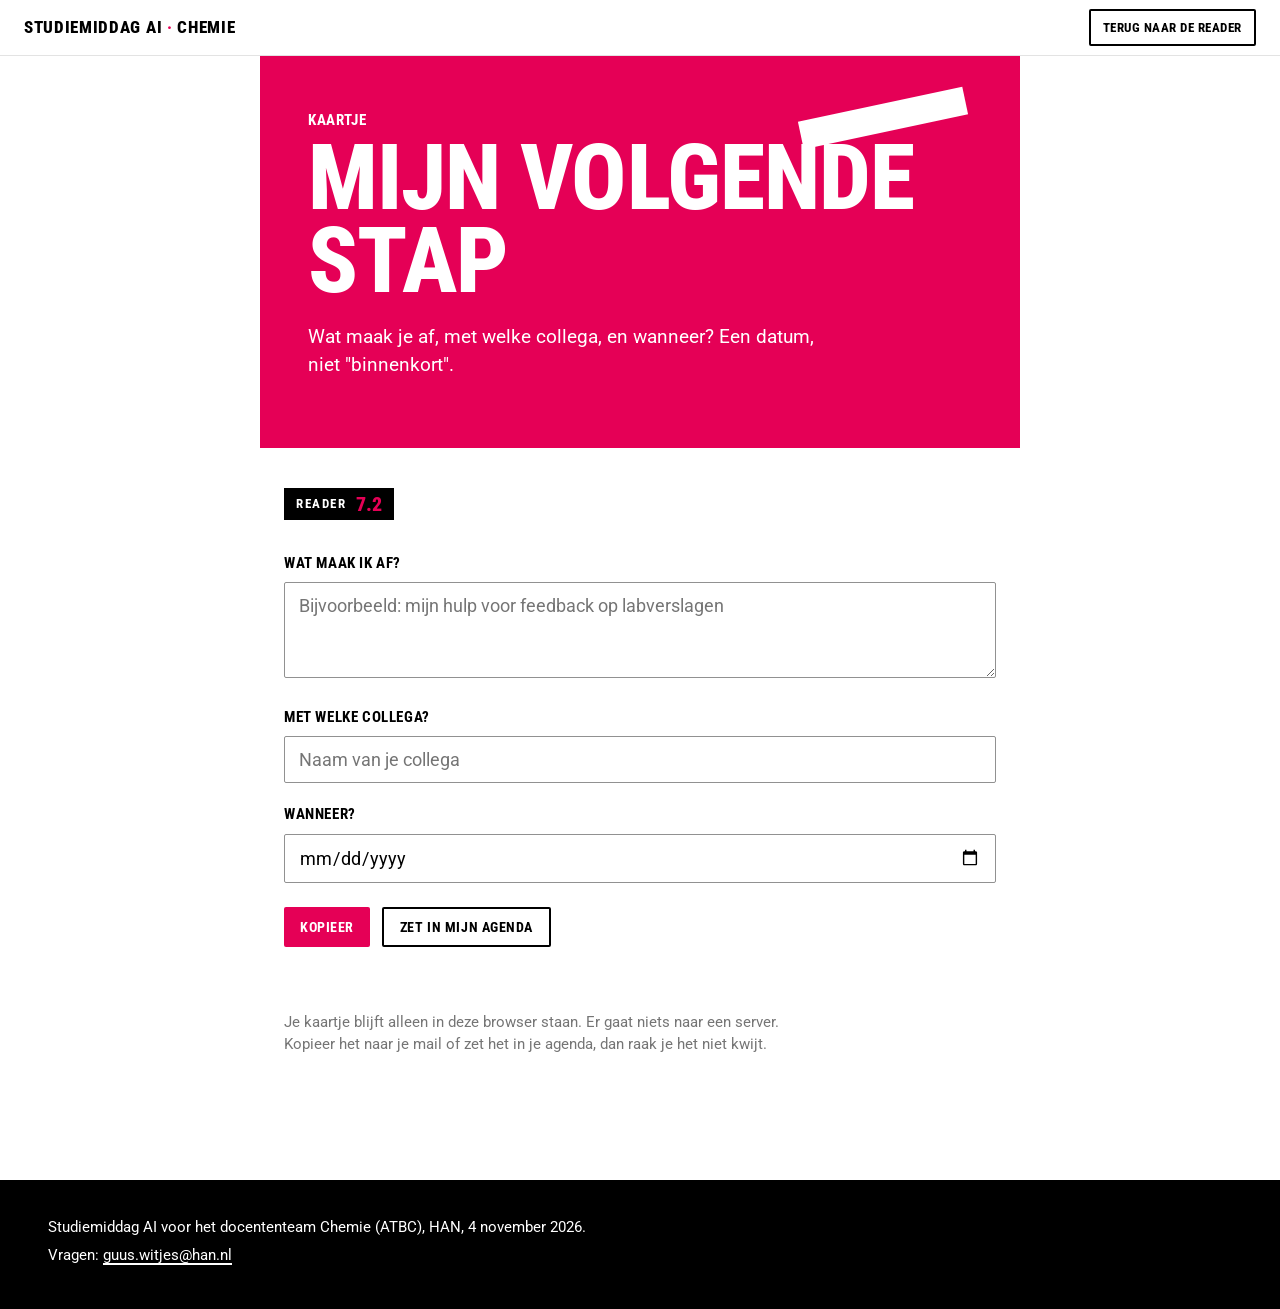
<file: kaartje.html>
<!doctype html>
<html lang="nl">
<head>
<meta charset="utf-8">
<meta name="viewport" content="width=device-width, initial-scale=1">
<title>Mijn volgende stap · Studiemiddag AI Chemie</title>
<link rel="stylesheet" href="assets/han-tokens.css">
<link rel="stylesheet" href="assets/reader.css">
</head>
<body>

<header class="topbar">
  <a class="naam" href="index.html">Studiemiddag AI <span>·</span> Chemie</a>
  <a class="knop licht" href="index.html#s7-2">Terug naar de reader</a>
</header>

<div class="enkel">
<div class="hero">
  <div class="stripe" aria-hidden="true"></div>
  <p class="eyebrow">Kaartje</p>
  <h1>Mijn volgende<br>stap</h1>
  <p>Wat maak je af, met welke collega, en wanneer? Een datum, niet "binnenkort".</p>
</div>

<main class="inhoud">
<section class="onderdeel">
    <p class="badge"><span>Reader</span><b>7.2</b></p>
    <form id="kaartje" onsubmit="return false">
      <div class="veld">
        <label for="werk">Wat maak ik af?</label>
        <textarea id="werk" placeholder="Bijvoorbeeld: mijn hulp voor feedback op labverslagen"></textarea>
      </div>
      <div class="veld">
        <label for="collega">Met welke collega?</label>
        <input id="collega" type="text" placeholder="Naam van je collega">
      </div>
      <div class="veld">
        <label for="datum">Wanneer?</label>
        <input id="datum" type="date">
      </div>
      <div class="knoppen">
        <button type="button" class="knop" id="kopieer">Kopieer</button>
        <button type="button" class="knop licht" id="agenda">Zet in mijn agenda</button>
      </div>
      <p class="melding" id="melding" role="status"></p>
    </form>
    <p class="klein" style="margin-top:32px">Je kaartje blijft alleen in deze browser staan. Er gaat niets naar een server. Kopieer het naar je mail of zet het in je agenda, dan raak je het niet kwijt.</p>
</section>
</main>
</div>

<footer>
  <p>Studiemiddag AI voor het docententeam Chemie (ATBC), HAN, 4 november 2026.</p>
  <p>Vragen: <a href="mailto:guus.witjes@han.nl">guus.witjes@han.nl</a></p>
</footer>

<script>
(function () {
  var velden = ['werk', 'collega', 'datum'];
  var sleutel = 'atbc-kaartje';
  var melding = document.getElementById('melding');

  // Bewaren in de eigen browser; werkt ook als opslag geblokkeerd is
  try {
    var bewaard = JSON.parse(localStorage.getItem(sleutel) || '{}');
    velden.forEach(function (v) { if (bewaard[v]) document.getElementById(v).value = bewaard[v]; });
  } catch (e) {}
  velden.forEach(function (v) {
    document.getElementById(v).addEventListener('input', function () {
      try {
        var data = {};
        velden.forEach(function (w) { data[w] = document.getElementById(w).value; });
        localStorage.setItem(sleutel, JSON.stringify(data));
      } catch (e) {}
    });
  });

  function waarde(v) { return document.getElementById(v).value.trim(); }
  function datumTekst() {
    var d = waarde('datum');
    if (!d) return '';
    var p = d.split('-');
    var maanden = ['januari','februari','maart','april','mei','juni','juli','augustus','september','oktober','november','december'];
    return parseInt(p[2], 10) + ' ' + maanden[parseInt(p[1], 10) - 1] + ' ' + p[0];
  }
  function tekst() {
    return 'Mijn volgende stap (studiemiddag AI Chemie)\n' +
      'Wat maak ik af: ' + waarde('werk') + '\n' +
      'Met wie: ' + waarde('collega') + '\n' +
      'Wanneer: ' + datumTekst();
  }
  function zeg(t) { melding.textContent = t; setTimeout(function () { melding.textContent = ''; }, 2500); }

  document.getElementById('kopieer').addEventListener('click', function () {
    var t = tekst();
    if (navigator.clipboard && navigator.clipboard.writeText) {
      navigator.clipboard.writeText(t).then(function () { zeg('Gekopieerd'); }, function () { oud(t); });
    } else { oud(t); }
  });
  function oud(t) {
    var ta = document.createElement('textarea'); ta.value = t; document.body.appendChild(ta);
    ta.select(); try { document.execCommand('copy'); zeg('Gekopieerd'); } catch (e) { zeg('Kopiëren lukt niet, selecteer de tekst zelf'); }
    document.body.removeChild(ta);
  }

  document.getElementById('agenda').addEventListener('click', function () {
    var d = waarde('datum');
    if (!d) { zeg('Kies eerst een datum'); document.getElementById('datum').focus(); return; }
    var dag = d.replace(/-/g, '');
    var p = d.split('-');
    var volgende = new Date(Date.UTC(+p[0], +p[1] - 1, +p[2] + 1));
    var eind = volgende.toISOString().slice(0, 10).replace(/-/g, '');
    function esc(s) { return s.replace(/\\/g, '\\\\').replace(/,/g, '\\,').replace(/;/g, '\\;').replace(/\n/g, '\\n'); }
    var titel = 'Afmaken: ' + (waarde('werk') || 'mijn AI-hulp') + (waarde('collega') ? ' (met ' + waarde('collega') + ')' : '');
    var ics = [
      'BEGIN:VCALENDAR', 'VERSION:2.0', 'PRODID:-//studiemiddag-ai-chemie//kaartje//NL',
      'BEGIN:VEVENT',
      'UID:' + Date.now() + '@atbc-studiemiddag-ai',
      'DTSTAMP:' + new Date().toISOString().replace(/[-:]/g, '').slice(0, 15) + 'Z',
      'DTSTART;VALUE=DATE:' + dag,
      'DTEND;VALUE=DATE:' + eind,
      'SUMMARY:' + esc(titel),
      'DESCRIPTION:' + esc(tekst()),
      'END:VEVENT', 'END:VCALENDAR'
    ].join('\r\n');
    var blob = new Blob([ics], { type: 'text/calendar' });
    var a = document.createElement('a');
    a.href = URL.createObjectURL(blob); a.download = 'mijn-volgende-stap.ics';
    document.body.appendChild(a); a.click(); document.body.removeChild(a);
    zeg('Open het bestand om het in je agenda te zetten');
  });
})();
</script>
</body>
</html>
</file>
<file: assets/han-tokens.css>
/* =============================================================
   HAN University of Applied Sciences — Colors & Typography
   Source: Vormgeving/Kleuren/Kleuren.md, Vormgeving/Lettertypen/Lettertype.md
   ============================================================= */

/* ----------  FONT FACES  ----------
   Primary brand face is Avenir Next / Avenir Next Condensed.
   That face is licensed and not redistributable. For web/email/Office,
   HAN officially substitutes ROBOTO + ROBOTO CONDENSED — those files
   are bundled in /fonts.

   ⚠️ If you have access to Avenir Next, swap it in here as the first
   stack value of --font-display / --font-sans.
*/

@font-face {
  font-family: "Roboto";
  src: url("./fonts/Roboto-VariableFont.ttf") format("truetype-variations");
  font-weight: 100 900;
  font-style: normal;
  font-display: swap;
}
@font-face {
  font-family: "Roboto Condensed";
  src: url("./fonts/RobotoCondensed-VariableFont.ttf") format("truetype-variations");
  font-weight: 100 900;
  font-style: normal;
  font-display: swap;
}

/* ----------  TOKENS  ---------- */
:root {
  /* ---------- Color: Primary palette ---------- */
  --han-rood: #e50056;          /* HAN ROOD — primary brand colour */
  --han-zwart: #000000;         /* HAN ZWART */
  --han-wit: #ffffff;           /* HAN WIT */

  /* ---------- Color: Greyscale ---------- */
  --han-alabaster: #f8f8f8;
  --han-mercury:   #e3e3e3;
  --han-gray:      #919191;
  --han-boulder:   #757575;
  --han-mineshaft: #454545;

  /* ---------- Color: Secondary (use sparingly) ---------- */
  --han-oranje: #f5a846;
  --han-groen:  #7ac48e;
  --han-blauw:  #6ac3ed;

  /* ---------- Color: Tertiary (charts/illustrations only) ---------- */
  --han-olijf:  #bbd737;
  --han-geel:   #f8e260;
  --han-koraal: #eb5241;
  --han-violet: #b14196;
  --han-navy:   #325ca7;

  /* ---------- Color: HAN Rood tints (charts only) ---------- */
  --han-rood-90: #e8195f;
  --han-rood-75: #ec4080;
  --han-rood-60: #f0669b;
  --han-rood-45: #f48cb7;
  --han-rood-30: #f8b3d2;
  --han-rood-15: #fcd9e9;

  /* ---------- Semantic foreground / background ---------- */
  --bg:        var(--han-wit);
  --bg-alt:    var(--han-alabaster);
  --bg-rule:   var(--han-mercury);
  --bg-invert: var(--han-zwart);

  --fg:        var(--han-zwart);
  --fg-muted:  var(--han-mineshaft);
  --fg-subtle: var(--han-boulder);
  --fg-faint:  var(--han-gray);
  --fg-on-dark:    var(--han-wit);
  --fg-on-rood:    var(--han-wit);

  --accent:        var(--han-rood);
  --accent-hover:  #c70049;     /* slightly darker for hover */
  --accent-press:  #a8003e;     /* press */
  --link:          var(--han-rood);

  /* ---------- Type families ---------- */
  /* Primary brand stack falls back from Avenir Next → Roboto. */
  --font-display: "Avenir Next Condensed", "Roboto Condensed", "Roboto", system-ui, sans-serif;
  --font-sans:    "Avenir Next", "Roboto", system-ui, sans-serif;
  --font-body:    var(--font-sans);

  /* ---------- Type scale ----------
     Mirrors the print spec but rebased so they read on-screen.
     Keep TITLES, CAPS, and condensed faces locked to --font-display.
  */
  --fs-display:   72px;   /* hero "OPEN UP NEW HORIZONS" */
  --fs-h1:        48px;   /* page H1 / Titel */
  --fs-h2:        32px;   /* Tussenkop large */
  --fs-h3:        24px;   /* Tussenkop small */
  --fs-h4:        18px;   /* Paragraafkop / Kopregel */
  --fs-body:      16px;   /* Broodtekst on web */
  --fs-intro:     20px;   /* lead paragraph */
  --fs-small:     14px;
  --fs-micro:     12px;
  --fs-quote:     28px;

  --lh-tight: 1.0;
  --lh-snug:  1.15;
  --lh-base:  1.5;
  --lh-loose: 1.6;

  /* ---------- Tracking ----------
     HAN headlines are condensed, all-caps, tightly tracked; body is normal.
  */
  --tr-display: -0.01em;
  --tr-caps:    0.01em;
  --tr-body:    0;

  /* ---------- Spacing (4px base) ---------- */
  --space-1: 4px;
  --space-2: 8px;
  --space-3: 12px;
  --space-4: 16px;
  --space-5: 24px;
  --space-6: 32px;
  --space-7: 48px;
  --space-8: 64px;
  --space-9: 96px;

  /* ---------- Radii ----------
     HAN reads as flat / hard-edged. Keep radii minimal.
     Buttons + cards use crisp 2–4px; pills exist only for tags.
  */
  --radius-0: 0px;
  --radius-1: 2px;
  --radius-2: 4px;
  --radius-pill: 999px;

  /* ---------- Borders ---------- */
  --border-hair: 1px solid var(--han-mercury);
  --border-base: 1px solid var(--han-gray);
  --border-bold: 2px solid var(--han-zwart);
  --border-rood: 2px solid var(--han-rood);

  /* ---------- Shadows (used sparingly — HAN is mostly flat) ---------- */
  --shadow-1: 0 1px 2px rgba(0,0,0,0.06);
  --shadow-2: 0 4px 12px rgba(0,0,0,0.08);
  --shadow-3: 0 12px 32px rgba(0,0,0,0.12);

  /* ---------- Motion ---------- */
  --ease: cubic-bezier(.2,.7,.2,1);
  --dur-fast: 120ms;
  --dur-base: 200ms;
  --dur-slow: 360ms;

  /* ---------- HAN underscore stripe (signature graphic device) ----------
     The "_" in the wordmark is also used as a slanted stripe across imagery.
     The actual underscore in the wordmark has a 6:1 length-to-thickness ratio.
     Keep stripes at width:height of roughly 6:1, anywhere from 5:1–6.5:1.
  */
  --stripe-rotation: -12deg;
  --stripe-ratio: 6;            /* width / height */
}

/* ----------  SEMANTIC ELEMENT STYLES  ---------- */

html, body {
  font-family: var(--font-body);
  font-size: var(--fs-body);
  line-height: var(--lh-base);
  color: var(--fg);
  background: var(--bg);
  -webkit-font-smoothing: antialiased;
  -moz-osx-font-smoothing: grayscale;
}

.han-display, .display {
  font-family: var(--font-display);
  font-weight: 800;
  font-size: var(--fs-display);
  line-height: var(--lh-tight);
  letter-spacing: var(--tr-display);
  text-transform: uppercase;
  color: var(--fg);
}

h1, .h1 {
  font-family: var(--font-display);
  font-weight: 700;
  font-size: var(--fs-h1);
  line-height: var(--lh-tight);
  letter-spacing: var(--tr-display);
  text-transform: uppercase;
  margin: 0 0 var(--space-4);
}
h2, .h2 {
  font-family: var(--font-display);
  font-weight: 700;
  font-size: var(--fs-h2);
  line-height: var(--lh-snug);
  letter-spacing: var(--tr-caps);
  text-transform: uppercase;
  margin: 0 0 var(--space-3);
}
h3, .h3 {
  font-family: var(--font-display);
  font-weight: 700;
  font-size: var(--fs-h3);
  line-height: var(--lh-snug);
  text-transform: uppercase;
  letter-spacing: var(--tr-caps);
  margin: 0 0 var(--space-2);
}
h4, .h4, .eyebrow {
  font-family: var(--font-display);
  font-weight: 700;
  font-size: var(--fs-h4);
  line-height: var(--lh-snug);
  text-transform: uppercase;
  letter-spacing: 0.04em;
  color: var(--han-rood);
  margin: 0 0 var(--space-2);
}
.intro, .lead {
  font-family: var(--font-sans);
  font-weight: 400;
  font-size: var(--fs-intro);
  line-height: var(--lh-loose);
  color: var(--fg-muted);
}
p {
  margin: 0 0 var(--space-3);
  text-wrap: pretty;
  max-width: 65ch;
}
small, .small { font-size: var(--fs-small); }
.micro { font-size: var(--fs-micro); }

a {
  color: var(--link);
  text-decoration: underline;
  text-decoration-thickness: 2px;
  text-underline-offset: 3px;
  transition: color var(--dur-fast) var(--ease);
}
a:hover { color: var(--accent-hover); }
a:active { color: var(--accent-press); }

blockquote, .quote {
  font-family: var(--font-display);
  font-weight: 700;
  font-size: var(--fs-quote);
  line-height: var(--lh-snug);
  text-transform: uppercase;
  letter-spacing: var(--tr-caps);
  color: var(--fg);
  border-left: var(--border-rood);
  padding-left: var(--space-5);
  margin: 0;
}

code, pre, kbd, samp {
  font-family: ui-monospace, "SFMono-Regular", Menlo, Consolas, monospace;
  font-size: 0.95em;
}
</file>
<file: assets/reader.css>
/* Reader studiemiddag AI Chemie. Bouwt op han-tokens.css (HAN Design System).
   Opbouw: topbalk, menu links (genummerde groepen), inhoud rechts. Op mobiel klapt het menu in. */

* { box-sizing: border-box; }
html { scroll-behavior: smooth; scroll-padding-top: 76px; }
body { margin: 0; background: var(--bg); color: var(--fg); font-size: 17px; overflow-x: hidden; }
img { max-width: 100%; height: auto; }

/* ---------- Topbalk ---------- */
.topbar {
  position: sticky; top: 0; z-index: 30; height: 56px;
  display: flex; align-items: center; justify-content: space-between; gap: 12px;
  padding: 0 24px; background: var(--han-wit); border-bottom: var(--border-hair);
}
.topbar .naam {
  font-family: var(--font-display); font-weight: 800; text-transform: uppercase;
  letter-spacing: 0.04em; font-size: 17px; color: var(--fg); text-decoration: none; white-space: nowrap;
}
.topbar .naam span { color: var(--han-rood); }
.topbar .meta {
  font-family: var(--font-display); font-weight: 700; text-transform: uppercase;
  letter-spacing: 0.04em; font-size: 13px; color: var(--fg-subtle); margin-left: auto;
}
.menu-toggle {
  display: none; font-family: var(--font-display); font-weight: 700; text-transform: uppercase;
  letter-spacing: 0.04em; font-size: 14px; background: var(--han-zwart); color: var(--han-wit);
  border: 0; border-radius: var(--radius-1); padding: 9px 14px; cursor: pointer;
}

/* ---------- Opbouw ---------- */
.layout { display: grid; grid-template-columns: 300px minmax(0, 1fr); }
.main { min-width: 0; }
.inhoud { max-width: 860px; padding: 0 48px 64px; }

/* ---------- Menu ---------- */
.sidebar {
  position: sticky; top: 56px; height: calc(100vh - 56px); overflow-y: auto;
  background: var(--bg-alt); border-right: var(--border-hair); padding: 16px 0 32px;
}
.nav-group { border-bottom: var(--border-hair); }
.nav-main { display: flex; align-items: stretch; }
.nav-link { color: var(--fg); text-decoration: none; display: flex; gap: 12px; align-items: center; }
.nav-link:hover { color: var(--han-rood); }
.nav-link.head { flex: 1; padding: 12px 8px 12px 20px; }
.nav-num {
  font-family: var(--font-display); font-weight: 800; font-size: 26px; line-height: 1;
  color: var(--han-rood); width: 22px; flex: none;
}
.nav-title {
  font-family: var(--font-display); font-weight: 700; text-transform: uppercase;
  letter-spacing: 0.02em; font-size: 15px; line-height: 1.15;
}
.nav-caret {
  width: 40px; flex: none; background: none; border: 0; cursor: pointer; color: var(--fg-subtle);
  font-family: var(--font-display); font-size: 20px; font-weight: 700;
}
.nav-caret::after { content: "+"; }
.nav-caret[aria-expanded="true"]::after { content: "\2212"; }
.nav-caret:hover { color: var(--han-rood); }
.nav-sub { padding: 0 0 10px; }
.nav-link.sub { padding: 6px 16px 6px 20px; font-size: 15px; line-height: 1.3; }
.nav-link.sub.active { background: var(--han-wit); color: var(--fg); font-weight: 700; }
.rd-num {
  flex: none; display: inline-block; min-width: 44px; text-align: center;
  background: var(--han-zwart); color: var(--han-rood);
  font-family: var(--font-display); font-weight: 800; font-size: 15px; line-height: 1; padding: 6px 6px;
}
.nav-link.sub.active .rd-num { background: var(--han-rood); color: var(--han-wit); }
.nav-extra { padding: 16px 20px 0; font-size: 14px; color: var(--fg-subtle); }
.nav-extra a { color: var(--fg-muted); }

/* ---------- Opening ---------- */
.hero {
  position: relative; overflow: hidden; background: var(--han-rood); color: var(--han-wit);
  padding: 56px 48px 56px;
}
.hero .eyebrow { color: var(--han-wit); font-size: 15px; max-width: none; padding-right: 220px; }
.topbar .knop { padding: 7px 12px; font-size: 13px; white-space: nowrap; }
.hero h1 {
  font-weight: 800; font-size: clamp(44px, 8vw, 92px); line-height: 0.9;
  letter-spacing: -0.01em; color: var(--han-wit); margin: 8px 0 20px;
}
.hero p { color: var(--han-wit); font-size: 19px; max-width: 46ch; }
.hero .uitleg { display: flex; flex-wrap: wrap; gap: 12px 16px; align-items: center; margin-top: 24px; }
.hero .uitleg p { margin: 0; font-size: 17px; max-width: 40ch; }
.stripe {
  position: absolute; right: 7%; top: 48px; width: 168px; height: 28px;
  background: var(--han-wit); transform: rotate(-12deg);
}

/* ---------- Reader-nummer (zoals rechtsonder op de slides) ---------- */
.badge {
  display: inline-flex; align-items: center; gap: 10px; background: var(--han-zwart);
  padding: 6px 12px; margin: 0; max-width: none;
}
.badge span {
  font-family: var(--font-display); font-weight: 700; text-transform: uppercase;
  letter-spacing: 0.12em; font-size: 13px; color: var(--han-wit);
}
.badge b { font-family: var(--font-display); font-weight: 800; font-size: 20px; line-height: 1; color: var(--han-rood); }

/* ---------- Hoofdstukken en onderdelen ---------- */
.hoofdstuk { padding-top: 64px; }
.hoofdstuk-kop { display: flex; gap: 16px; align-items: baseline; border-bottom: var(--border-bold); padding-bottom: 12px; margin-bottom: 8px; }
.hoofdstuk-kop .nr { font-family: var(--font-display); font-weight: 800; font-size: 56px; line-height: 0.9; color: var(--han-rood); }
.hoofdstuk-kop h2 { font-weight: 800; font-size: clamp(28px, 4.4vw, 44px); line-height: 1; margin: 0; }
.hoofdstuk > .intro { margin: 16px 0 0; font-size: 18px; color: var(--fg-muted); }

.onderdeel { padding-top: 40px; }
.onderdeel > .badge { margin-bottom: 12px; }
.onderdeel h3.titel { font-size: clamp(24px, 3.4vw, 32px); font-weight: 800; line-height: 1.05; margin: 0 0 16px; }
.onderdeel h4 { color: var(--fg); font-size: 18px; margin: 28px 0 10px; }
.lead { font-size: 19px; color: var(--fg-muted); max-width: 62ch; }
.klein { font-size: 15px; color: var(--fg-subtle); }

/* ---------- Tabel ---------- */
.tabel-wrap { overflow-x: auto; }
table { width: 100%; border-collapse: collapse; margin: 16px 0; font-size: 16px; }
th, td { text-align: left; padding: 10px 12px 10px 0; border-bottom: var(--border-hair); vertical-align: top; }
th {
  font-family: var(--font-display); font-weight: 700; text-transform: uppercase;
  font-size: 13px; letter-spacing: 0.04em; color: var(--fg-subtle); border-bottom: var(--border-bold);
}
td.tijd { font-family: var(--font-display); font-weight: 700; white-space: nowrap; width: 64px; }
td.naar { width: 64px; text-align: right; padding-right: 0; }
td.naar a { font-family: var(--font-display); font-weight: 800; text-decoration: none; }

/* ---------- Genummerde stappen ---------- */
ol.stappen { list-style: none; padding: 0; margin: 16px 0; counter-reset: stap; border-top: var(--border-bold); }
ol.stappen > li {
  counter-increment: stap; display: grid; grid-template-columns: 44px minmax(0, 1fr); gap: 8px;
  padding: 14px 0; border-bottom: var(--border-hair);
}
ol.stappen > li::before {
  content: counter(stap); font-family: var(--font-display); font-weight: 800;
  font-size: 28px; line-height: 1; color: var(--han-rood);
}
ol.stappen b.kop {
  font-family: var(--font-display); font-weight: 700; text-transform: uppercase;
  letter-spacing: 0.02em; display: block; font-size: 19px; margin-bottom: 2px;
}
ol.stappen .uitleg { color: var(--fg-muted); margin: 0; }
ol.stappen .voorbeeld { color: var(--fg-subtle); font-size: 15px; margin: 4px 0 0; }

/* ---------- Tegels (vlak, met rand rondom) ---------- */
.tegels { display: grid; grid-template-columns: repeat(auto-fit, minmax(min(220px, 100%), 1fr)); gap: 16px; margin: 16px 0; }
.tegel { background: var(--bg-alt); border-radius: var(--radius-1); padding: 22px; }
.tegel img { width: 52px; height: 52px; object-fit: contain; display: block; margin-bottom: 12px; }
.tegel h4, .tegel .tkop {
  font-family: var(--font-display); font-weight: 700; text-transform: uppercase; color: var(--fg);
  font-size: 20px; line-height: 1.1; margin: 0 0 8px; letter-spacing: 0.01em;
}
.tegel p { margin: 0; color: var(--fg-muted); }
.tegel.donker { background: var(--han-zwart); }
.tegel.donker .tkop { color: var(--han-wit); }
.tegel.donker p { color: var(--han-mercury); }

/* ---------- Uitkomsten (chat) ---------- */
.uitkomsten { display: grid; grid-template-columns: repeat(auto-fit, minmax(min(240px, 100%), 1fr)); gap: 16px; margin: 16px 0; }
.chat { background: var(--han-wit); border: var(--border-hair); border-radius: var(--radius-1); padding: 18px; min-width: 0; }
.chat .vraag {
  margin: 0 0 14px auto; background: var(--bg-alt); border: var(--border-hair);
  padding: 10px 14px; font-size: 15px; max-width: 90%; width: fit-content;
}
.chat .nummer { font-family: var(--font-display); font-weight: 800; font-size: 30px; color: var(--han-rood); text-align: center; margin: 8px 0 0; max-width: none; }
.chat .antwoord { font-size: 15px; overflow-wrap: anywhere; }
.chat .antwoord ul { padding-left: 20px; margin: 4px 0 12px; }
.chat details summary { font-size: 14px; padding: 12px 14px; }
.chat details .inhoud { padding: 0 14px 14px; }

/* ---------- Prompt met kopieerknop ---------- */
.prompt { position: relative; background: var(--han-wit); border: var(--border-base); border-radius: var(--radius-1); margin: 16px 0; }
.prompt pre {
  margin: 0; padding: 20px; padding-right: 116px; white-space: pre-wrap; overflow-wrap: anywhere;
  font-family: var(--font-body); font-size: 16px; line-height: 1.55;
}
.prompt .label {
  font-family: var(--font-display); font-weight: 700; text-transform: uppercase; letter-spacing: 0.04em;
  font-size: 13px; color: var(--fg-subtle); padding: 14px 116px 0 20px; margin: 0;
}
.knop, .copy-btn {
  font-family: var(--font-display); font-weight: 700; text-transform: uppercase;
  letter-spacing: 0.04em; font-size: 14px; cursor: pointer;
  background: var(--han-rood); color: var(--han-wit); border: 0; border-radius: var(--radius-1);
  padding: 10px 16px; text-decoration: none; display: inline-block;
  transition: background var(--dur-fast) var(--ease);
}
.knop:hover, .copy-btn:hover { background: var(--accent-hover); color: var(--han-wit); }
.knop:active, .copy-btn:active { background: var(--accent-press); }
.copy-btn.done { background: var(--han-zwart); }
.knop.licht { background: var(--han-wit); color: var(--fg); border: var(--border-bold); }
.knop.licht:hover { background: var(--bg-alt); color: var(--fg); }
.prompt .copy-btn { position: absolute; top: 12px; right: 12px; }

/* ---------- Uitklapblok ---------- */
details.fold, .chat details { border: var(--border-hair); background: var(--han-wit); border-radius: var(--radius-1); margin: 16px 0; }
details.fold summary, .chat details summary {
  cursor: pointer; padding: 16px 20px; list-style: none;
  display: flex; justify-content: space-between; align-items: center; gap: 12px;
  font-family: var(--font-display); font-weight: 700; text-transform: uppercase; letter-spacing: 0.02em;
}
details.fold summary::-webkit-details-marker, .chat details summary::-webkit-details-marker { display: none; }
details.fold summary::after, .chat details summary::after { content: "+"; flex: none; color: var(--han-rood); font-size: 22px; line-height: 1; }
details.fold[open] summary::after, .chat details[open] summary::after { content: "\2212"; }
details.fold .fold-body { padding: 0 20px 20px; }
details.fold .fold-body > :last-child { margin-bottom: 0; }

/* ---------- Screenshots ---------- */
.shot-link { display: block; margin: 12px 0 4px; width: fit-content; max-width: 100%; cursor: zoom-in; }
.shot { display: block; border: var(--border-hair); max-width: 100%; height: auto; }
.shot-tip { font-size: 14px; color: var(--fg-subtle); }
.shot-zoom {
  position: fixed; inset: 0; z-index: 100; background: rgba(0,0,0,0.85);
  display: flex; align-items: center; justify-content: center; padding: 24px; cursor: zoom-out;
}
.shot-zoom img { max-width: 100%; max-height: 100%; background: var(--han-wit); }
.nog-geen { background: var(--bg-alt); padding: 12px 16px; font-size: 15px; color: var(--fg-subtle); }

/* ---------- Documenten ---------- */
ul.docs { list-style: none; padding: 0; margin: 16px 0; border-top: var(--border-bold); }
ul.docs li { display: flex; justify-content: space-between; align-items: center; gap: 16px; padding: 12px 0; border-bottom: var(--border-hair); }
ul.docs .code { font-family: var(--font-display); font-weight: 800; color: var(--han-rood); margin-right: 10px; }
ul.docs a.dl {
  display: inline-flex; align-items: center; gap: 6px; flex: none;
  font-family: var(--font-display); font-weight: 700; text-transform: uppercase; font-size: 14px; white-space: nowrap;
}
ul.docs a.dl img { width: 20px; height: 20px; }

/* ---------- Twee kolommen ---------- */
.duo { display: grid; grid-template-columns: repeat(auto-fit, minmax(min(280px, 100%), 1fr)); gap: 16px; margin: 16px 0; }
.kolom { background: var(--bg-alt); padding: 24px; border-radius: var(--radius-1); }
.kolom .tkop { font-family: var(--font-display); font-weight: 700; text-transform: uppercase; letter-spacing: 0.04em; font-size: 14px; color: var(--han-rood); margin: 0 0 6px; }
.kolom h4 { margin: 0 0 12px; font-size: 22px; line-height: 1.1; }
.kolom p { margin: 0; color: var(--fg-muted); }
.kolom.donker { background: var(--han-zwart); }
.kolom.donker h4 { color: var(--han-wit); }
.kolom.donker p { color: var(--han-mercury); }

/* Stroom: zoeken → openen → ... */
.stroom { display: flex; flex-wrap: wrap; gap: 6px; align-items: center; margin: 0 0 12px; padding: 0; list-style: none; }
.stroom li {
  font-family: var(--font-display); font-weight: 700; text-transform: uppercase; font-size: 14px; letter-spacing: 0.02em;
  background: var(--han-wit); border: var(--border-hair); padding: 6px 10px;
}
.stroom li.pijl { background: none; border: 0; padding: 0 2px; color: var(--han-rood); }
.kolom.donker .stroom li { background: var(--han-rood); border-color: var(--han-rood); color: var(--han-wit); }
.kolom.donker .stroom li.pijl { background: none; color: var(--han-wit); }

/* ---------- Let op (zwart blok) ---------- */
.letop { background: var(--han-zwart); color: var(--han-wit); padding: 18px 22px; border-radius: var(--radius-1); margin: 20px 0; }
.letop b { font-family: var(--font-display); text-transform: uppercase; letter-spacing: 0.04em; color: var(--han-rood); }
.letop p { margin: 4px 0 0; color: var(--han-wit); }

/* ---------- Af is (rood blok) ---------- */
.af { background: var(--han-rood); color: var(--han-wit); padding: 18px 22px; border-radius: var(--radius-1); margin: 20px 0; }
.af b { font-family: var(--font-display); text-transform: uppercase; letter-spacing: 0.04em; }
.af p { margin: 4px 0 0; color: var(--han-wit); font-size: 19px; }

/* ---------- Toetsen ---------- */
kbd {
  font-family: var(--font-display); font-weight: 700; font-size: 14px; text-transform: uppercase;
  background: var(--han-wit); border: 1px solid var(--han-gray); border-bottom-width: 2px;
  border-radius: var(--radius-1); padding: 2px 8px; white-space: nowrap;
}
.toetsen { display: flex; flex-wrap: wrap; gap: 6px; align-items: center; margin: 4px 0 8px; }

/* ---------- Voorbeeldinstructie 3.2 ---------- */
.instructie { border: var(--border-base); border-radius: var(--radius-1); margin: 16px 0; background: var(--han-wit); }
.instructie .doc-kop {
  display: flex; justify-content: space-between; align-items: center; gap: 12px; flex-wrap: wrap;
  padding: 12px 12px 12px 20px; border-bottom: var(--border-hair); background: var(--bg-alt);
}
.instructie .doc-kop p {
  margin: 0; font-family: var(--font-display); font-weight: 700; text-transform: uppercase;
  letter-spacing: 0.04em; font-size: 14px; color: var(--fg-muted);
}
.instructie ol { list-style: none; margin: 0; padding: 4px 20px 8px; }
.instructie li { display: grid; grid-template-columns: 32px minmax(0, 1fr); gap: 14px; padding: 14px 0; border-bottom: var(--border-hair); }
.instructie li:last-child { border-bottom: 0; }
.instructie .n {
  width: 32px; height: 32px; display: flex; align-items: center; justify-content: center;
  background: var(--han-rood); color: var(--han-wit); font-family: var(--font-display); font-weight: 800; font-size: 18px;
}
.instructie .tekst { margin: 0 0 6px; font-size: 17px; }
.instructie .vraagt {
  margin: 0; font-family: var(--font-display); font-weight: 700; text-transform: uppercase;
  letter-spacing: 0.04em; font-size: 13px; color: var(--fg-subtle);
}

/* ---------- Rondje (4.1) ---------- */
.rondje { display: grid; grid-template-columns: repeat(auto-fit, minmax(min(170px, 100%), 1fr)); gap: 0; margin: 16px 0; border-top: var(--border-bold); }
.rondje div { padding: 16px 16px 16px 0; }
.rondje .n { font-family: var(--font-display); font-weight: 800; font-size: 32px; line-height: 1; color: var(--han-rood); margin: 0 0 6px; }
.rondje .tkop { font-family: var(--font-display); font-weight: 700; text-transform: uppercase; font-size: 20px; margin: 0 0 4px; }
.rondje p { margin: 0; color: var(--fg-muted); }

/* ---------- Kaartje-oproep ---------- */
.oproep { background: var(--han-rood); color: var(--han-wit); padding: 28px; border-radius: var(--radius-1); margin: 16px 0; }
.oproep .tkop { font-family: var(--font-display); font-weight: 800; text-transform: uppercase; font-size: 28px; line-height: 1; margin: 0 0 12px; }
.oproep p { color: var(--han-wit); }
.oproep .knop { background: var(--han-wit); color: var(--han-rood); }
.oproep .knop:hover { background: var(--bg-alt); color: var(--han-rood); }

/* ---------- Voet ---------- */
footer { background: var(--han-zwart); color: var(--han-wit); padding: 36px 48px; font-size: 15px; margin-top: 64px; }
footer p { color: var(--han-wit); margin: 0 0 6px; max-width: none; }
footer a { color: var(--han-wit); }

/* ---------- Kaartje (formulier) ---------- */
.enkel { max-width: 760px; margin: 0 auto; }
.enkel .hero { margin: 0; }
.enkel .inhoud { padding: 0 24px 48px; }
.veld { margin: 20px 0; }
.veld label {
  display: block; font-family: var(--font-display); font-weight: 700; text-transform: uppercase;
  letter-spacing: 0.04em; font-size: 15px; margin-bottom: 8px;
}
.veld input, .veld textarea {
  width: 100%; font-family: var(--font-body); font-size: 18px; padding: 12px 14px;
  border: var(--border-base); border-radius: var(--radius-1); background: var(--han-wit); color: var(--fg);
}
.veld input:focus, .veld textarea:focus { outline: 2px solid var(--han-rood); outline-offset: 1px; border-color: var(--han-rood); }
.veld textarea { min-height: 96px; resize: vertical; }
.knoppen { display: flex; flex-wrap: wrap; gap: 12px; margin-top: 24px; }
.melding { font-family: var(--font-display); font-weight: 700; text-transform: uppercase; font-size: 14px; color: var(--han-rood); min-height: 20px; margin-top: 12px; }

/* ---------- Mobiel ---------- */
@media (max-width: 900px) {
  .layout { display: block; }
  .menu-toggle { display: inline-block; }
  .topbar { padding: 0 16px; }
  .topbar .meta { display: none; }
  .sidebar {
    display: none; position: fixed; top: 56px; left: 0; right: 0; bottom: 0; height: auto;
    z-index: 25; border-right: 0; border-top: var(--border-hair);
  }
  .sidebar.open { display: block; }
  .inhoud { padding: 0 16px 48px; }
  .hero { padding: 40px 16px 44px; }
  .stripe { width: 96px; height: 16px; top: auto; bottom: 28px; right: 20px; }
  .hero .eyebrow { padding-right: 0; }
  footer { padding: 32px 16px; }
  .hoofdstuk { padding-top: 48px; }
  .hoofdstuk-kop .nr { font-size: 44px; }
  .prompt pre { padding-right: 20px; padding-top: 60px; }
  .prompt .label { padding-right: 116px; }
  .prompt .label + pre { padding-top: 12px; }
  .prompt:has(.label) pre { padding-top: 12px; }
}
@media (max-width: 420px) {
  .topbar .naam { font-size: 15px; }
  ul.docs li { align-items: flex-start; }
}
</file>
